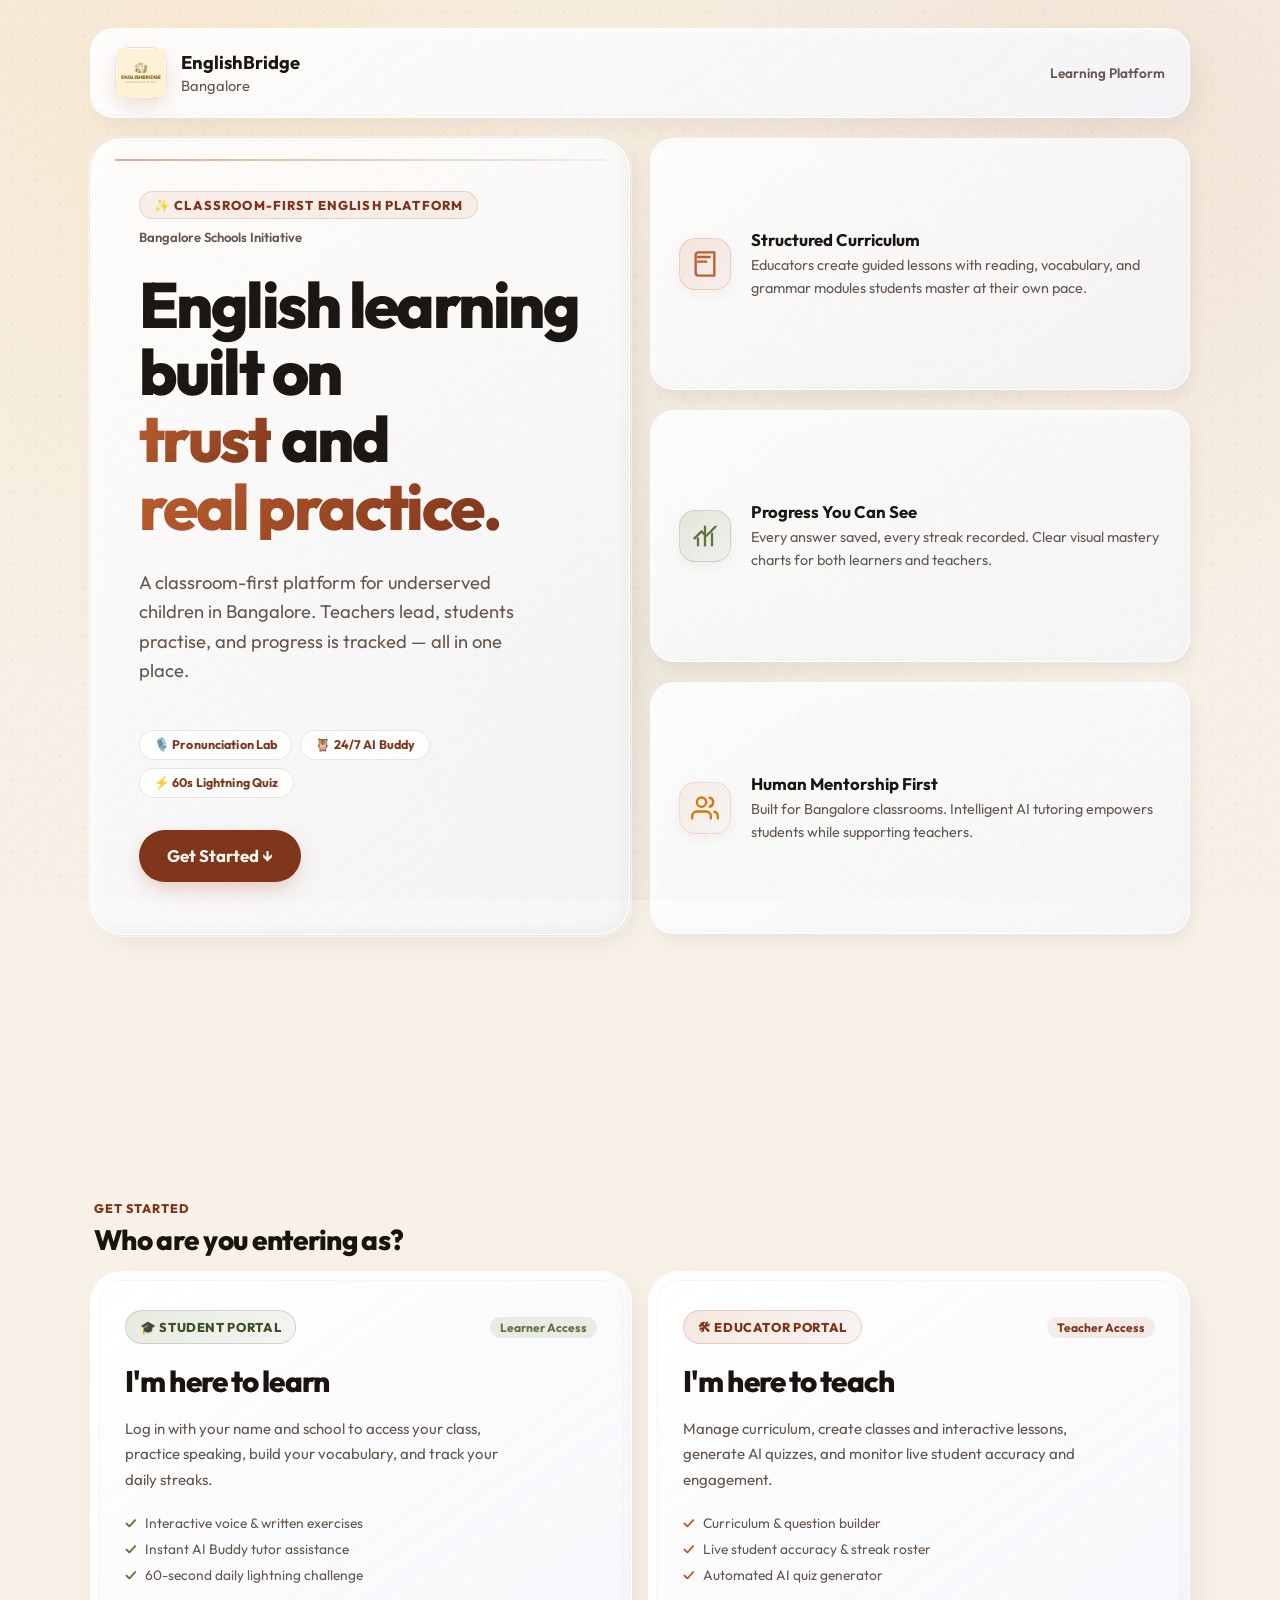
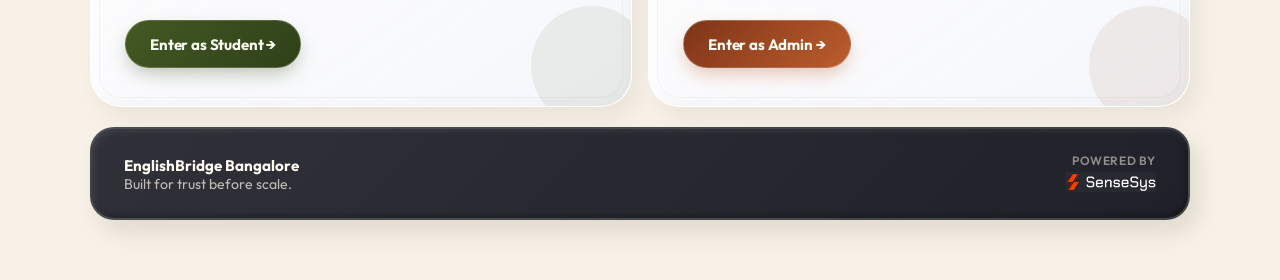
<file: index.html>
<!DOCTYPE html>
<html lang="en">
<head>
  <meta charset="UTF-8">
  <meta name="viewport" content="width=device-width, initial-scale=1.0">
  <title>Welcome | EnglishBridge</title>
  <link href="https://fonts.googleapis.com/css2?family=Outfit:wght@300;400;500;600;700;800&display=swap" rel="stylesheet">
  <link rel="stylesheet" href="platform.css">
  <style>

    .welcome-shell {
      width: min(calc(100% - 32px), 1100px);
      margin: 0 auto;
      padding: 28px 0 60px;
      display: grid;
      gap: 20px;
    }

    /* ── HEADER ── */
    .welcome-header {
      display: flex;
      align-items: center;
      justify-content: space-between;
      padding: 18px 24px;
      border-radius: 24px;
      background: linear-gradient(145deg, rgba(255, 255, 255, 0.9), rgba(245, 248, 255, 0.8));
      backdrop-filter: blur(16px);
      border: 1px solid rgba(255, 255, 255, 0.95);
      box-shadow: inset -2px -2px 6px rgba(0,0,0,0.02), 8px 12px 24px rgba(0,0,0,0.05), inset 2px 2px 6px rgba(255,255,255,0.8);
      position: sticky;
      top: 16px;
      z-index: 20;
    }

    /* ── HERO ── */
    .welcome-hero {
      display: grid;
      grid-template-columns: 1fr 1fr;
      gap: 20px;
      align-items: stretch;
    }

    .hero-left {
      padding: 52px 48px;
      border-radius: 32px;
      background: linear-gradient(145deg, rgba(255, 255, 255, 0.9), rgba(245, 247, 255, 0.7));
      border: 1px solid rgba(255, 255, 255, 0.95);
      box-shadow: inset -4px -4px 12px rgba(0, 0, 0, 0.04), 8px 8px 24px rgba(0, 0, 0, 0.06), inset 4px 4px 12px rgba(255, 255, 255, 0.8);
      position: relative;
      display: flex;
      flex-direction: column;
      justify-content: center;
      gap: 20px;
      backdrop-filter: blur(20px);
    }

    .hero-left::before {
      content: "";
      position: absolute;
      inset: -3px;
      border: 1px solid rgba(255, 255, 255, 0.5);
      border-radius: 32px;
      pointer-events: none;
    }

    .hero-left::after {
      content: "";
      position: absolute;
      left: 24px;
      right: 24px;
      top: 20px;
      height: 2px;
      border-radius: 999px;
      background: linear-gradient(90deg, rgba(188,93,45,0.5), rgba(111,124,74,0.08));
      pointer-events: none;
    }

    .welcome-eyebrow {
      font-size: 0.78rem;
      font-weight: 800;
      letter-spacing: 0.09em;
      text-transform: uppercase;
      color: var(--accent-deep);
    }

    .welcome-title {
      font-family: var(--font-family);
      font-size: clamp(2.3rem, 4.2vw, 3.5rem);
      font-weight: 800;
      letter-spacing: -0.03em;
      line-height: 1.1;
      color: var(--text);
      max-width: 15ch;
    }

    .welcome-subtitle {
      color: var(--muted);
      font-size: 1rem;
      line-height: 1.75;
      max-width: 50ch;
    }

    .hero-right {
      display: grid;
      gap: 20px;
    }

    .stat-card {
      padding: 26px 28px;
      border-radius: 24px;
      background: linear-gradient(145deg, rgba(255,255,255,0.9), rgba(245,248,255,0.7));
      backdrop-filter: blur(14px);
      -webkit-backdrop-filter: blur(14px);
      border: 1px solid rgba(255, 255, 255, 0.92);
      box-shadow: inset -2px -2px 8px rgba(0,0,0,0.03), 4px 8px 16px rgba(0,0,0,0.05), inset 2px 2px 8px rgba(255,255,255,0.9);
      display: flex;
      align-items: center;
      gap: 20px;
      transition: all 0.22s cubic-bezier(0.34, 1.56, 0.64, 1);
    }

    .stat-card:hover {
      transform: translateY(-2px);
      box-shadow: var(--shadow);
      border-color: rgba(188,93,45,0.22);
    }

    .stat-icon {
      width: 52px;
      height: 52px;
      border-radius: 16px;
      display: flex;
      align-items: center;
      justify-content: center;
      font-size: 1.5rem;
      flex-shrink: 0;
      box-shadow: 0 4px 12px rgba(80,58,40,0.06);
    }

    .stat-icon-orange { background: linear-gradient(135deg, rgba(188,93,45,0.14), rgba(188,93,45,0.06)); border: 1px solid rgba(188,93,45,0.2); }
    .stat-icon-green  { background: linear-gradient(135deg, rgba(111,124,74,0.16), rgba(111,124,74,0.07)); border: 1px solid rgba(111,124,74,0.22); }
    .stat-icon-warm   { background: linear-gradient(135deg, rgba(188,93,45,0.1), rgba(188,93,45,0.03)); border: 1px solid rgba(188,93,45,0.15); }

    .stat-text strong {
      display: block;
      font-size: 1.05rem;
      font-weight: 700;
      margin-bottom: 4px;
      color: var(--text);
    }

    .stat-text span {
      color: var(--muted);
      font-size: 0.9rem;
      line-height: 1.55;
    }

    /* ── ABOUT STRIP ── */
    .about-strip {
      display: grid;
      grid-template-columns: repeat(3, 1fr);
      gap: 18px;
    }

    .about-card {
      padding: 28px 26px;
      border-radius: 24px;
      background: linear-gradient(145deg, rgba(255,255,255,0.9), rgba(245,248,255,0.7));
      backdrop-filter: blur(14px);
      -webkit-backdrop-filter: blur(14px);
      border: 1px solid rgba(255, 255, 255, 0.92);
      box-shadow: inset -2px -2px 8px rgba(0,0,0,0.03), 4px 8px 16px rgba(0,0,0,0.05), inset 2px 2px 8px rgba(255,255,255,0.9);
      transition: all 0.22s cubic-bezier(0.34, 1.56, 0.64, 1);
    }

    .about-card:hover {
      transform: translateY(-3px);
      box-shadow: var(--shadow);
      border-color: rgba(188,93,45,0.2);
    }

    .about-card-label {
      font-size: 0.76rem;
      font-weight: 800;
      letter-spacing: 0.09em;
      text-transform: uppercase;
      color: var(--accent-deep);
      margin-bottom: 10px;
    }

    .about-card h3 {
      font-family: var(--font-family);
      font-size: 1.25rem;
      font-weight: 700;
      letter-spacing: -0.02em;
      margin-bottom: 10px;
      line-height: 1.3;
    }

    .about-card p {
      color: var(--muted);
      font-size: 0.9rem;
      line-height: 1.7;
    }

    /* ── PORTAL SECTION ── */
    .portal-section {
      display: grid;
      gap: 14px;
    }

    .portal-section-head {
      padding: 0 4px;
    }

    .portal-section-head p {
      font-size: 0.78rem;
      font-weight: 800;
      letter-spacing: 0.08em;
      text-transform: uppercase;
      color: var(--accent-deep);
      margin-bottom: 6px;
    }

    .portal-section-head h2 {
      font-family: var(--font-family);
      font-size: 1.75rem;
      font-weight: 800;
      letter-spacing: -0.025em;
      color: var(--text);
    }

    .portal-cards {
      display: grid;
      grid-template-columns: 1fr 1fr;
      gap: 16px;
    }

    .portal-card {
      padding: 38px 34px;
      border-radius: 32px;
      background: linear-gradient(145deg, rgba(255,255,255,0.95), rgba(245,248,255,0.85));
      backdrop-filter: blur(16px);
      -webkit-backdrop-filter: blur(16px);
      border: 1px solid rgba(255, 255, 255, 0.95);
      box-shadow: inset -4px -4px 12px rgba(0,0,0,0.03), 8px 12px 24px rgba(0,0,0,0.06), inset 4px 4px 12px rgba(255,255,255,0.9);
      display: flex;
      flex-direction: column;
      gap: 16px;
      position: relative;
      overflow: hidden;
      cursor: pointer;
      transition: all 0.25s cubic-bezier(0.34, 1.56, 0.64, 1);
      text-align: left;
    }

    .portal-card:hover {
      transform: translateY(-5px) scale(1.02);
      box-shadow: inset -4px -4px 12px rgba(0,0,0,0.02), 12px 20px 32px rgba(0,0,0,0.1), inset 4px 4px 12px rgba(255,255,255,1);
      border-color: #ffffff;
    }

    .portal-card::before {
      content: "";
      position: absolute;
      inset: 8px;
      border: 1px solid rgba(80,58,40,0.05);
      border-radius: 22px;
      pointer-events: none;
    }

    .portal-badge {
      display: inline-flex;
      align-items: center;
      gap: 8px;
      min-height: 34px;
      padding: 0 14px;
      border-radius: 999px;
      font-size: 0.8rem;
      font-weight: 800;
      letter-spacing: 0.05em;
      text-transform: uppercase;
      width: fit-content;
    }

    .portal-badge-student {
      background: linear-gradient(135deg, rgba(111,124,74,0.16), rgba(111,124,74,0.06));
      border: 1px solid rgba(111,124,74,0.25);
      color: #3d5220;
    }

    .portal-badge-admin {
      background: linear-gradient(135deg, rgba(188,93,45,0.14), rgba(188,93,45,0.06));
      border: 1px solid rgba(188,93,45,0.22);
      color: var(--accent-deep);
    }

    .portal-card h3 {
      font-family: var(--font-family);
      font-size: 1.85rem;
      font-weight: 800;
      letter-spacing: -0.03em;
      line-height: 1.2;
      color: var(--text);
    }

    .portal-card p {
      color: var(--muted);
      font-size: 0.94rem;
      line-height: 1.7;
      max-width: 40ch;
    }

    .portal-cta {
      display: inline-flex;
      align-items: center;
      gap: 8px;
      margin-top: 8px;
      min-height: 48px;
      padding: 0 24px;
      border-radius: 999px;
      font-family: var(--font-family);
      font-weight: 700;
      font-size: 0.94rem;
      letter-spacing: -0.01em;
      border: none;
      cursor: pointer;
      width: fit-content;
      transition: all 0.22s cubic-bezier(0.4, 0, 0.2, 1);
      box-shadow: 0 8px 20px -4px rgba(60, 36, 18, 0.15);
    }

    .portal-cta:hover {
      transform: translateY(-2px);
      box-shadow: 0 14px 28px -4px rgba(60, 36, 18, 0.25);
    }

    .portal-cta:active {
      transform: translateY(0);
    }

    .portal-cta-student {
      background: linear-gradient(135deg, #445924 0%, #2f4018 100%);
      border: 1px solid rgba(255,255,255,0.18);
      color: #f5f9ee;
      box-shadow: 0 8px 20px -4px rgba(50, 70, 20, 0.35);
    }

    .portal-cta-admin {
      background: linear-gradient(135deg, var(--accent-deep) 0%, var(--accent) 100%);
      border: 1px solid rgba(255,255,255,0.2);
      color: #fffaf2;
      box-shadow: 0 8px 20px -4px rgba(188, 93, 45, 0.4);
    }

    .portal-deco {
      position: absolute;
      bottom: -20px;
      right: -20px;
      width: 120px;
      height: 120px;
      border-radius: 50%;
      opacity: 0.08;
    }

    .portal-deco-student { background: #3d5220; }
    .portal-deco-admin   { background: var(--accent-deep); }

    /* ── FOOTER ── */
    .welcome-footer {
      padding: 24px 32px;
      border-radius: 24px;
      background: linear-gradient(135deg, rgba(40,40,50,0.96), rgba(20,20,30,0.95));
      border: 2px solid rgba(255,255,255,0.15);
      box-shadow: inset -2px -2px 6px rgba(0,0,0,0.4), 8px 12px 24px rgba(0,0,0,0.1), inset 2px 2px 6px rgba(255,255,255,0.1);
      display: flex;
      align-items: center;
      justify-content: space-between;
      gap: 20px;
    }

    .welcome-footer p {
      color: rgba(255,249,240,0.7);
      font-size: 0.88rem;
    }

    .welcome-footer strong {
      color: #fffaf2;
      font-size: 0.95rem;
    }

    /* ── RESPONSIVE ── */
    @media (max-width: 820px) {
      .welcome-hero,
      .portal-cards {
        grid-template-columns: 1fr;
      }

      .about-strip {
        grid-template-columns: 1fr;
      }

      .hero-left {
        padding: 36px 28px;
      }
    }

    @media (max-width: 500px) {
      .hero-left { padding: 28px 22px; }
      .portal-card { padding: 28px 22px; }
      .welcome-footer { flex-direction: column; align-items: flex-start; gap: 8px; }
    }

  
    .text-gradient {
      background: linear-gradient(135deg, var(--accent) 0%, var(--accent-deep) 100%);
      -webkit-background-clip: text;
      -webkit-text-fill-color: transparent;
      background-clip: text;
      color: transparent;
      display: inline-block;
    }
    
    .glow-effect {
      position: relative;
    }
    .glow-effect::after {
      content: "";
      position: absolute;
      inset: -10px;
      background: radial-gradient(circle at center, rgba(188, 93, 45, 0.15) 0%, transparent 70%);
      z-index: -1;
      border-radius: 50%;
    }

</style>
</head>
<body>

<div class="welcome-shell">

  <header class="welcome-header">
    <div style="display: flex; align-items: center; gap: 16px;">
      <div class="platform-brand" style="margin: 0;">
        <div class="platform-brand-mark" style="display:flex;align-items:center;flex-shrink:0;">
          <img src="EnglishBridgeLogo.png" alt="EnglishBridge logo" style="height:48px;width:auto;object-fit:contain;">
        </div>
        <div class="platform-brand-copy">
          <strong>EnglishBridge</strong>
          <span>Bangalore</span>
        </div>
      </div>
      </div>
    <span style="font-size:0.85rem;color:var(--muted);font-weight:600;">Learning Platform</span>
  </header>

  <div class="welcome-hero">
    <div class="hero-left">
      <div style="display:flex;align-items:center;gap:10px;flex-wrap:wrap;margin-bottom:6px;animation:pageEntrance 0.6s cubic-bezier(0.16, 1, 0.3, 1) backwards;">
        <span class="welcome-eyebrow" style="display:inline-flex;align-items:center;gap:6px;padding:5px 14px;border-radius:999px;background:rgba(188,93,45,0.08);border:1px solid rgba(188,93,45,0.2);color:var(--accent-deep);font-size:0.8rem;font-weight:800;">
          ✨ Classroom-First English Platform
        </span>
        <span style="font-size:0.82rem;color:var(--muted);font-weight:600;">Bangalore Schools Initiative</span>
      </div>

      <h1 class="welcome-title" style="font-size: clamp(2.8rem, 5vw, 4.2rem); font-weight: 800; line-height: 1.05; letter-spacing: -0.04em; margin-bottom: 8px; animation: pageEntrance 0.8s cubic-bezier(0.16, 1, 0.3, 1) backwards;">
        English learning built on <br><span class="text-gradient">trust</span> and <span class="text-gradient">real practice.</span>
      </h1>
      
      <p class="welcome-subtitle" style="font-size: 1.15rem; line-height: 1.6; color: var(--muted); margin-bottom: 24px; max-width: 90%; animation: pageEntrance 1s cubic-bezier(0.16, 1, 0.3, 1) 0.1s backwards;">
        A classroom-first platform for underserved children in Bangalore. Teachers lead, students practise, and progress is tracked — all in one place.
      </p>
      
      <div style="display:flex;gap:8px;flex-wrap:wrap;margin-bottom:12px;animation:pageEntrance 1.1s cubic-bezier(0.16, 1, 0.3, 1) 0.15s backwards;">
        <span class="pill" style="background:rgba(255,255,255,0.85);border:1px solid rgba(80,58,40,0.12);font-size:0.78rem;gap:6px;">🎙️ Pronunciation Lab</span>
        <span class="pill" style="background:rgba(255,255,255,0.85);border:1px solid rgba(80,58,40,0.12);font-size:0.78rem;gap:6px;">🦉 24/7 AI Buddy</span>
        <span class="pill" style="background:rgba(255,255,255,0.85);border:1px solid rgba(80,58,40,0.12);font-size:0.78rem;gap:6px;">⚡ 60s Lightning Quiz</span>
      </div>

      <div style="display: flex; gap: 16px; animation: pageEntrance 1.2s cubic-bezier(0.16, 1, 0.3, 1) 0.2s backwards;">
        <button onclick="document.querySelector('.portal-section').scrollIntoView({behavior: 'smooth'})" style="background: var(--accent-deep); color: #fffaf2; border: none; padding: 0 28px; min-height: 52px; border-radius: 999px; font-weight: 700; font-size: 1.05rem; cursor: pointer; box-shadow: 0 8px 24px -6px rgba(188,93,45,0.4); transition: transform 0.2s ease, box-shadow 0.2s ease;" onmouseover="this.style.transform='translateY(-2px)'; this.style.boxShadow='0 12px 28px -6px rgba(188,93,45,0.5)'" onmouseout="this.style.transform='translateY(0)'; this.style.boxShadow='0 8px 24px -6px rgba(188,93,45,0.4)'">
          Get Started ↓
        </button>
      </div>
    </div>

    <div class="hero-right">
      <div class="stat-card tilt-card" style="animation: pageEntrance 0.8s cubic-bezier(0.16, 1, 0.3, 1) 0.1s backwards;">
        <div class="stat-icon stat-icon-orange" aria-hidden="true">
          <svg width="28" height="28" viewBox="0 0 24 24" fill="none" stroke="currentColor" stroke-width="2" stroke-linecap="round" stroke-linejoin="round" style="color:var(--accent);">
            <path d="M4 19.5v-15A2.5 2.5 0 0 1 6.5 2H20v20H6.5a2.5 2.5 0 0 1-2.5-2.5Z"/>
            <path d="M6 6h10"/>
            <path d="M6 10h7"/>
          </svg>
        </div>
        <div class="stat-text">
          <strong>Structured Curriculum</strong>
          <span>Educators create guided lessons with reading, vocabulary, and grammar modules students master at their own pace.</span>
        </div>
      </div>
      <div class="stat-card tilt-card" style="animation: pageEntrance 0.8s cubic-bezier(0.16, 1, 0.3, 1) 0.25s backwards;">
        <div class="stat-icon stat-icon-green" aria-hidden="true">
          <svg width="28" height="28" viewBox="0 0 24 24" fill="none" stroke="currentColor" stroke-width="2" stroke-linecap="round" stroke-linejoin="round" style="color:var(--olive);">
            <line x1="18" y1="20" x2="18" y2="10"/>
            <line x1="12" y1="20" x2="12" y2="4"/>
            <line x1="6" y1="20" x2="6" y2="14"/>
            <path d="m3 14 6-6 4 4 8-8"/>
          </svg>
        </div>
        <div class="stat-text">
          <strong>Progress You Can See</strong>
          <span>Every answer saved, every streak recorded. Clear visual mastery charts for both learners and teachers.</span>
        </div>
      </div>
      <div class="stat-card tilt-card" style="animation: pageEntrance 0.8s cubic-bezier(0.16, 1, 0.3, 1) 0.4s backwards;">
        <div class="stat-icon stat-icon-warm" aria-hidden="true">
          <svg width="28" height="28" viewBox="0 0 24 24" fill="none" stroke="currentColor" stroke-width="2" stroke-linecap="round" stroke-linejoin="round" style="color:#d97706;">
            <path d="M17 21v-2a4 4 0 0 0-4-4H5a4 4 0 0 0-4 4v2"/>
            <circle cx="9" cy="7" r="4"/>
            <path d="M23 21v-2a4 4 0 0 0-3-3.87"/>
            <path d="M16 3.13a4 4 0 0 1 0 7.75"/>
          </svg>
        </div>
        <div class="stat-text">
          <strong>Human Mentorship First</strong>
          <span>Built for Bangalore classrooms. Intelligent AI tutoring empowers students while supporting teachers.</span>
        </div>
      </div>
    </div>
  </div>

  <div class="about-strip">
    <div class="about-card">
      <p class="about-card-label">How it works</p>
      <h3>Admins build the content</h3>
      <p>Teachers and coordinators log in as admins to create classes, add lessons, and write the questions students will answer.</p>
    </div>
    <div class="about-card">
      <p class="about-card-label">For students</p>
      <h3>Students learn and track</h3>
      <p>Students log in, pick their class, open a lesson, type their answers, and save progress. Everything is stored so they can resume anytime.</p>
    </div>
    <div class="about-card">
      <p class="about-card-label">Our approach</p>
      <h3>Simple, consistent, human</h3>
      <p>No complicated setup. No algorithms making decisions. Just clear lessons, honest progress tracking, and a teacher who shows up.</p>
    </div>
  </div>

  <div class="portal-section">
    <div class="portal-section-head">
      <p>Get Started</p>
      <h2>Who are you entering as?</h2>
    </div>

    <div class="portal-cards stagger-in">

      <div class="portal-card tilt-card" onclick="window.location.href='login.html'">
        <div style="display:flex;align-items:center;justify-content:space-between;width:100%;">
          <span class="portal-badge portal-badge-student">🎓 Student Portal</span>
          <span style="font-size:0.75rem;font-weight:700;color:var(--olive);background:rgba(96,114,61,0.12);padding:3px 10px;border-radius:999px;">Learner Access</span>
        </div>
        <h3 style="margin-top:4px;">I'm here to learn</h3>
        <p>Log in with your name and school to access your class, practice speaking, build your vocabulary, and track your daily streaks.</p>
        <ul style="list-style:none;padding:0;margin:6px 0 12px;display:grid;gap:8px;font-size:0.86rem;color:var(--muted);">
          <li style="display:flex;align-items:center;gap:8px;"><span style="color:var(--olive);font-weight:bold;">✓</span> Interactive voice & written exercises</li>
          <li style="display:flex;align-items:center;gap:8px;"><span style="color:var(--olive);font-weight:bold;">✓</span> Instant AI Buddy tutor assistance</li>
          <li style="display:flex;align-items:center;gap:8px;"><span style="color:var(--olive);font-weight:bold;">✓</span> 60-second daily lightning challenge</li>
        </ul>
        <button class="portal-cta portal-cta-student" onclick="window.location.href='login.html'">
          Enter as Student →
        </button>
        <div class="portal-deco portal-deco-student"></div>
      </div>

      <div class="portal-card tilt-card" onclick="window.location.href='admin-login.html'">
        <div style="display:flex;align-items:center;justify-content:space-between;width:100%;">
          <span class="portal-badge portal-badge-admin">🛠 Educator Portal</span>
          <span style="font-size:0.75rem;font-weight:700;color:var(--accent-deep);background:rgba(188,93,45,0.1);padding:3px 10px;border-radius:999px;">Teacher Access</span>
        </div>
        <h3 style="margin-top:4px;">I'm here to teach</h3>
        <p>Manage curriculum, create classes and interactive lessons, generate AI quizzes, and monitor live student accuracy and engagement.</p>
        <ul style="list-style:none;padding:0;margin:6px 0 12px;display:grid;gap:8px;font-size:0.86rem;color:var(--muted);">
          <li style="display:flex;align-items:center;gap:8px;"><span style="color:var(--accent);font-weight:bold;">✓</span> Curriculum & question builder</li>
          <li style="display:flex;align-items:center;gap:8px;"><span style="color:var(--accent);font-weight:bold;">✓</span> Live student accuracy & streak roster</li>
          <li style="display:flex;align-items:center;gap:8px;"><span style="color:var(--accent);font-weight:bold;">✓</span> Automated AI quiz generator</li>
        </ul>
        <button class="portal-cta portal-cta-admin" onclick="window.location.href='admin-login.html'">
          Enter as Admin →
        </button>
        <div class="portal-deco portal-deco-admin"></div>
      </div>

    </div>
  </div>

  <footer class="welcome-footer">
    <div>
      <strong>EnglishBridge Bangalore</strong>
      <p>Built for trust before scale.</p>
    </div>
    
    <div style="display: flex; flex-direction: column; align-items: flex-end; gap: 4px;">
      <span style="color: rgba(255,249,240,0.5); font-size: 0.75rem; text-transform: uppercase; letter-spacing: 0.05em; font-weight: 600;">Powered By</span>
      <img src="sensesyslogo_white.png" alt="SenseSys Logo" style="height: 20px; object-fit: contain; margin-bottom: 2px;">
    </div>

  </footer>

</div>

<script>
  // ── 3D TILT EFFECT ──
  document.addEventListener("DOMContentLoaded", () => {
    const cards = document.querySelectorAll(".tilt-card");
    cards.forEach(card => {
      card.addEventListener("mousemove", (e) => {
        const rect = card.getBoundingClientRect();
        const x = e.clientX - rect.left;
        const y = e.clientY - rect.top;
        const centerX = rect.width / 2;
        const centerY = rect.height / 2;
        const rotateX = ((y - centerY) / centerY) * -5;
        const rotateY = ((x - centerX) / centerX) * 5;
        card.style.transform = `perspective(1000px) rotateX(${rotateX}deg) rotateY(${rotateY}deg) scale3d(1.02, 1.02, 1.02)`;
      });
      card.addEventListener("mouseleave", () => {
        card.style.transform = "";
      });
    });
  });

  document.addEventListener("DOMContentLoaded", () => {
    // Check if the user is already signed in by looking for a token
    const token = localStorage.getItem("token"); 
    
    if (token) {
      // If a token is found, redirect straight to the main app page
      window.location.href = "platform.html";
    }
  });
</script>

</body>
</html>
</file>
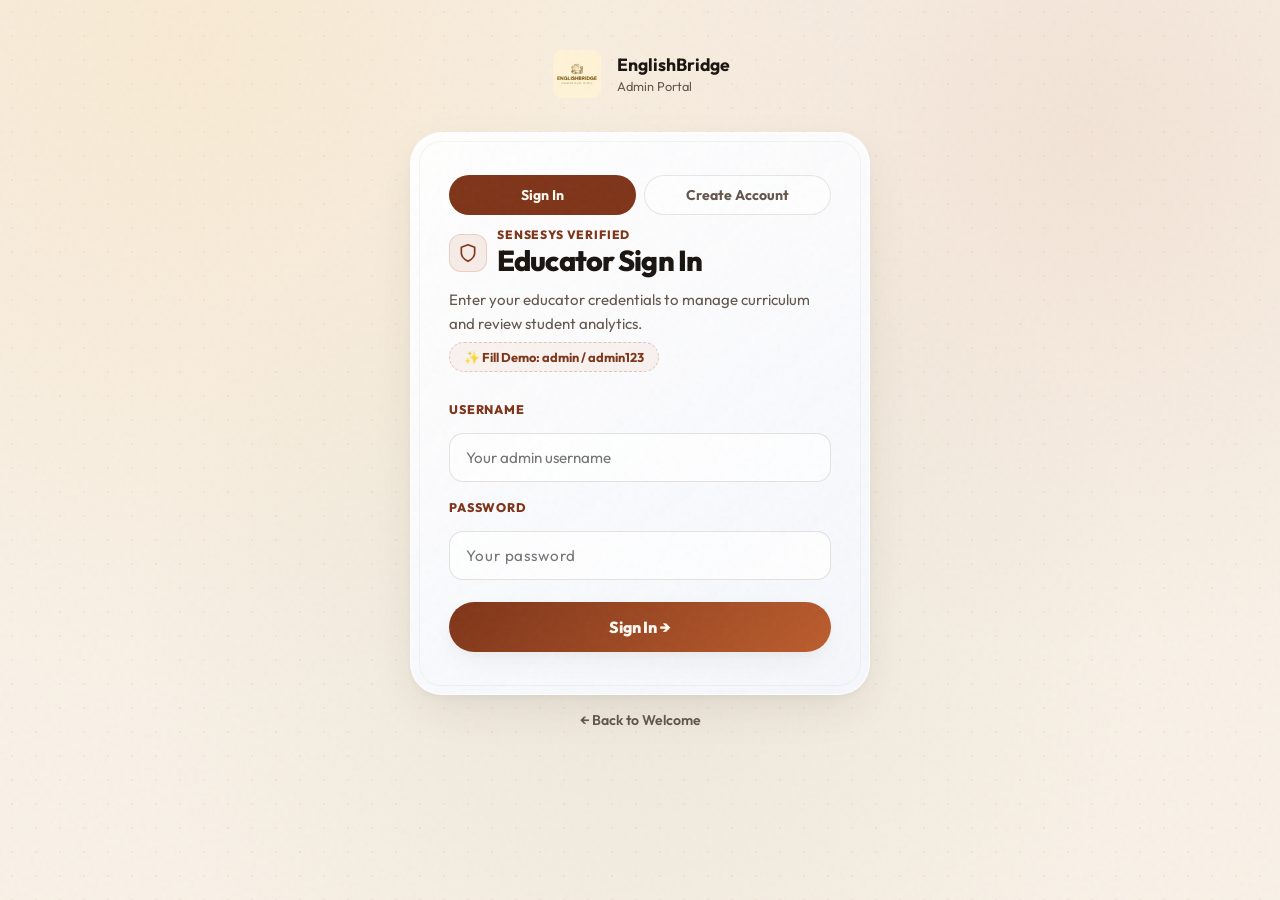
<file: admin-login.html>
<!DOCTYPE html>
<html lang="en">
<head>
  <meta charset="UTF-8">
  <meta name="viewport" content="width=device-width, initial-scale=1.0">
  <title>Admin Login | EnglishBridge</title>
  <link rel="preconnect" href="https://fonts.googleapis.com">
  <link rel="preconnect" href="https://fonts.gstatic.com" crossorigin>
  <link href="https://fonts.googleapis.com/css2?family=Outfit:wght@300;400;500;600;700;800&display=swap" rel="stylesheet">  <link rel="stylesheet" href="platform.css">
  <style>
    .auth-shell {
      width: min(calc(100% - 32px), 460px);
      margin: 0 auto;
      padding: 48px 0 60px;
      display: grid;
      gap: 16px;
    }

    .auth-brand {
      display: flex;
      align-items: center;
      gap: 14px;
      justify-content: center;
      margin-bottom: 8px;
    }

    .auth-card {
      padding: 42px 38px;
      border-radius: 32px;
      background: linear-gradient(145deg, rgba(255,255,255,0.96), rgba(245,248,255,0.9));
      backdrop-filter: blur(20px);
      -webkit-backdrop-filter: blur(20px);
      border: 1px solid rgba(255, 255, 255, 0.95);
      box-shadow: 0 16px 48px -8px rgba(60, 36, 18, 0.1), 0 4px 12px -2px rgba(60, 36, 18, 0.05), inset 0 1px 0 rgba(255, 255, 255, 0.95);
      position: relative;
    }

    .auth-card::before {
      content: "";
      position: absolute;
      inset: 8px;
      border: 1px solid rgba(80,58,40,0.05);
      border-radius: 22px;
      pointer-events: none;
    }

    .auth-card h2 {
      font-family: var(--font-family);
      font-weight: 800;
      letter-spacing: -0.03em;
      font-size: 2rem;
      margin-bottom: 6px;
      color: var(--text);
    }

    .auth-subtitle {
      color: var(--muted);
      font-size: 0.94rem;
      line-height: 1.6;
      margin-bottom: 6px;
    }

    .form-label {
      display: block;
      font-size: 0.78rem;
      font-weight: 800;
      letter-spacing: 0.07em;
      text-transform: uppercase;
      color: var(--accent-deep);
      margin: 18px 0 4px;
    }

    .auth-btn {
      width: 100%;
      margin-top: 22px;
      min-height: 50px;
      border-radius: 999px;
      border: none;
      background: linear-gradient(135deg, var(--accent-deep) 0%, var(--accent) 100%);
      color: #fffaf2;
      font-family: var(--font-family);
      font-weight: 800;
      font-size: 1rem;
      letter-spacing: -0.01em;
      cursor: pointer;
      box-shadow: var(--shadow-soft);
      transition: all 0.2s cubic-bezier(0.4, 0, 0.2, 1);
    }

    .auth-btn:hover {
      transform: translateY(-2px);
      box-shadow: var(--shadow);
    }

    .auth-btn:active {
      transform: translateY(0);
    }

    .auth-btn:focus-visible {
      outline: none;
      box-shadow: 0 0 0 3.5px rgba(188, 93, 45, 0.3), var(--shadow-soft);
    }

    .auth-toggle {
      display: block;
      text-align: center;
      margin-top: 18px;
      color: var(--muted);
      font-size: 0.9rem;
    }

    .auth-toggle button {
      background: none;
      border: none;
      color: var(--accent-deep);
      font-weight: 700;
      cursor: pointer;
      font-size: 0.9rem;
      padding: 0;
    }

    .auth-toggle button:hover {
      text-decoration: underline;
    }

    .error-msg {
      margin-top: 12px;
      padding: 12px 14px;
      border-radius: 12px;
      background: rgba(188,93,45,0.1);
      border: 1px solid rgba(188,93,45,0.2);
      color: var(--accent-deep);
      font-size: 0.9rem;
      font-weight: 600;
      display: none;
    }

    .error-msg.show {
      display: block;
    }

    .success-msg {
      margin-top: 12px;
      padding: 12px 14px;
      border-radius: 12px;
      background: rgba(111,124,74,0.1);
      border: 1px solid rgba(111,124,74,0.2);
      color: #3d5220;
      font-size: 0.9rem;
      font-weight: 600;
      display: none;
    }

    .success-msg.show {
      display: block;
    }

    .mode-tab {
      display: flex;
      gap: 8px;
      margin-bottom: 6px;
    }

    .mode-tab-btn {
      flex: 1;
      min-height: 40px;
      border-radius: 999px;
      border: 1px solid rgba(80,58,40,0.12);
      background: rgba(255,255,255,0.5);
      color: var(--muted);
      font-weight: 700;
      font-size: 0.88rem;
      cursor: pointer;
      transition: all 0.15s ease;
    }

    .mode-tab-btn.active {
      background: var(--accent-deep);
      color: #fffaf2;
      border-color: transparent;
    }

    .back-link {
      display: flex;
      align-items: center;
      justify-content: center;
      gap: 6px;
      color: var(--muted);
      font-size: 0.88rem;
      font-weight: 600;
      cursor: pointer;
      background: none;
      border: none;
      padding: 0;
    }

    .back-link:hover { color: var(--text); }

    input[type="password"] { letter-spacing: 0.06em; }
  </style>
</head>
<body>

<div class="auth-shell">

  <div class="auth-brand">
    <div class="auth-brand">
    <div style="display: flex; align-items: center; gap: 16px;">
      <div class="platform-brand" style="margin: 0;">
        <div class="platform-brand-mark" style="overflow:hidden;background:transparent;border:none;box-shadow:none;padding:2px;">
          <img src="EnglishBridgeLogo.png" alt="EnglishBridge logo" style="width:100%;height:100%;object-fit:contain;">
        </div>
        <div class="platform-brand-copy" style="text-align:left; display:flex; flex-direction:column; justify-content: center;">
          <strong style="color:var(--text); font-size:1.1rem; line-height:1.2;">EnglishBridge</strong>
          <span style="color:var(--muted); font-size:0.8rem;">Admin Portal</span>
        </div>
      </div>
      <!-- Divider -->
      </div>
  </div>
  </div>

  <div class="auth-card">

    <div class="mode-tab">
      <button class="mode-tab-btn active" id="tabLogin" onclick="switchTab('login')">Sign In</button>
      <button class="mode-tab-btn" id="tabRegister" onclick="switchTab('register')">Create Account</button>
    </div>

    <!-- LOGIN MODE -->
    <div id="loginForm">
      <div style="display:flex;align-items:center;gap:10px;margin: 12px 0 10px;">
        <div style="width:38px;height:38px;border-radius:12px;background:rgba(188,93,45,0.1);border:1px solid rgba(188,93,45,0.2);display:flex;align-items:center;justify-content:center;color:var(--accent-deep);flex-shrink:0;">
          <svg width="20" height="20" viewBox="0 0 24 24" fill="none" stroke="currentColor" stroke-width="2" stroke-linecap="round" stroke-linejoin="round">
            <path d="M12 22s8-4 8-10V5l-8-3-8 3v7c0 6 8 10 8 10z"/>
          </svg>
        </div>
        <div>
          <span style="font-size:0.75rem;font-weight:800;letter-spacing:0.07em;text-transform:uppercase;color:var(--accent-deep);display:block;">SenseSys Verified</span>
          <h2 style="font-size:1.8rem;margin:0;">Educator Sign In</h2>
        </div>
      </div>
      <p class="auth-subtitle">Enter your educator credentials to manage curriculum and review student analytics.</p>

      <button type="button" onclick="fillDemoAdmin()" style="background: rgba(188,93,45,0.06); border: 1px dashed rgba(188,93,45,0.3); color: var(--accent-deep); padding: 6px 14px; border-radius: 999px; font-size: 0.8rem; font-weight: 700; cursor: pointer; margin-bottom: 12px; display: inline-flex; align-items: center; gap: 6px; transition: all 0.2s;" onmouseover="this.style.background='rgba(188,93,45,0.12)'" onmouseout="this.style.background='rgba(188,93,45,0.06)'">
        ✨ Fill Demo: admin / admin123
      </button>

      <label class="form-label" for="loginUser">Username</label>
      <input id="loginUser" type="text" placeholder="Your admin username" autocomplete="username">

      <label class="form-label" for="loginPass">Password</label>
      <input id="loginPass" type="password" placeholder="Your password" autocomplete="current-password">

      <div class="error-msg" id="loginError"></div>

      <button class="auth-btn" onclick="doLogin()">Sign In →</button>
    </div>

    <!-- REGISTER MODE -->
    <div id="registerForm" style="display:none;">
      <h2>Create Admin Account</h2>
      <p class="auth-subtitle">Set up a new admin account. You can create multiple accounts for different teachers.</p>

      <label class="form-label" for="regUser">Username</label>
      <input id="regUser" type="text" placeholder="Choose a username" autocomplete="username">

      <label class="form-label" for="regPass">Password</label>
      <input id="regPass" type="password" placeholder="Choose a password" autocomplete="new-password">

      <label class="form-label" for="regPassConfirm">Confirm Password</label>
      <input id="regPassConfirm" type="password" placeholder="Repeat your password" autocomplete="new-password">

      <div class="error-msg" id="registerError"></div>
      <div class="success-msg" id="registerSuccess"></div>

      <button class="auth-btn" onclick="doRegister()">Create Account →</button>
    </div>

  </div>

  <button class="back-link" onclick="window.location.href='index.html'">← Back to Welcome</button>

</div>

<script src="Api.js"></script>
<script>
function switchTab(mode) {
  const isLogin = mode === "login";
  document.getElementById("loginForm").style.display    = isLogin ? "" : "none";
  document.getElementById("registerForm").style.display = isLogin ? "none" : "";
  document.getElementById("tabLogin").classList.toggle("active", isLogin);
  document.getElementById("tabRegister").classList.toggle("active", !isLogin);
  clearErrors();
}

function clearErrors() {
  ["loginError","registerError","registerSuccess"].forEach(id => {
    const el = document.getElementById(id);
    if (el) { el.classList.remove("show"); el.textContent = ""; }
  });
}

function showError(id, msg)   { const el = document.getElementById(id); if (el) { el.textContent = msg; el.classList.add("show"); } }
function showSuccess(id, msg) { const el = document.getElementById(id); if (el) { el.textContent = msg; el.classList.add("show"); } }

function fillDemoAdmin() {
  document.getElementById("loginUser").value = "admin";
  document.getElementById("loginPass").value = "admin123";
}

async function doLogin() {
  const username = document.getElementById("loginUser").value.trim();
  const password = document.getElementById("loginPass").value;
  if (!username || !password) { showError("loginError", "Please enter your username and password."); return; }
  const btn = document.querySelector("#loginForm .auth-btn");
  if (btn) { btn.textContent = "Signing in…"; btn.disabled = true; }
  try {
    await Auth.login(username, password);
    window.location.href = "admin.html";
  } catch (err) {
    showError("loginError", err.message || "Incorrect username or password.");
    if (btn) { btn.textContent = "Sign In →"; btn.disabled = false; }
  }
}

async function doRegister() {
  const username = document.getElementById("regUser").value.trim();
  const password = document.getElementById("regPass").value;
  const confirm  = document.getElementById("regPassConfirm").value;
  if (!username || !password) { showError("registerError", "Please fill in all fields."); return; }
  if (username.length < 3)    { showError("registerError", "Username must be at least 3 characters."); return; }
  if (password.length < 6)    { showError("registerError", "Password must be at least 6 characters."); return; }
  if (password !== confirm)   { showError("registerError", "Passwords do not match."); return; }
  const btn = document.querySelector("#registerForm .auth-btn");
  if (btn) { btn.textContent = "Creating…"; btn.disabled = true; }
  try {
    await Auth.register(username, password);
    document.getElementById("regUser").value = "";
    document.getElementById("regPass").value = "";
    document.getElementById("regPassConfirm").value = "";
    showSuccess("registerSuccess", `✓ Account "${username}" created! You can now sign in.`);
    if (btn) { btn.textContent = "Create Account →"; btn.disabled = false; }
  } catch (err) {
    showError("registerError", err.message || "Could not create account.");
    if (btn) { btn.textContent = "Create Account →"; btn.disabled = false; }
  }
}

document.addEventListener("keydown", e => {
  if (e.key !== "Enter") return;
  const loginVisible = document.getElementById("loginForm").style.display !== "none";
  if (loginVisible) doLogin(); else doRegister();
});
</script>
</body>
</html>
</file>
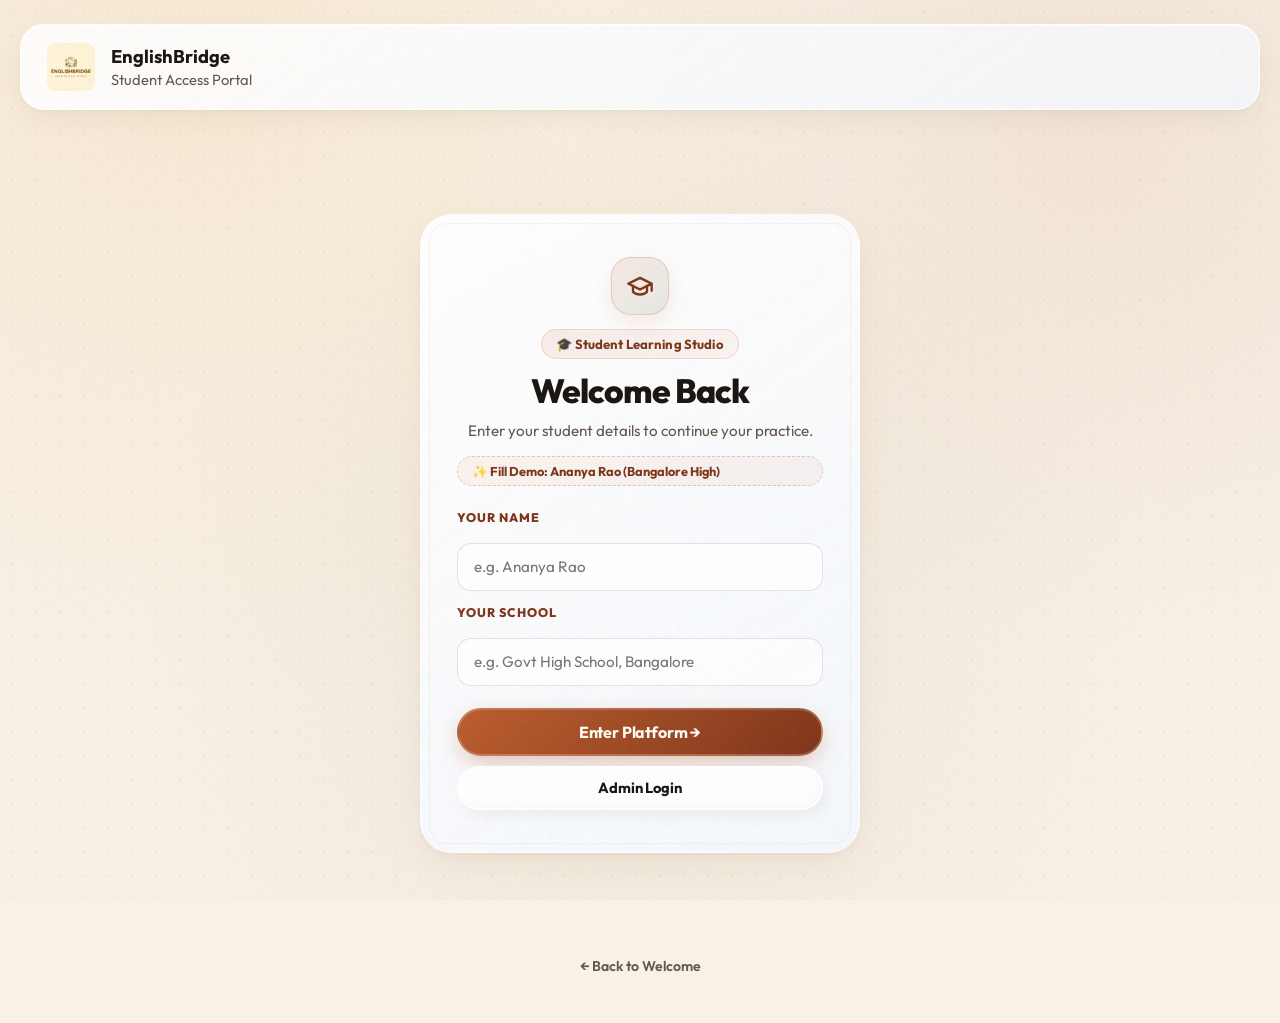
<file: login.html>
<!DOCTYPE html>
<html lang="en">
<head>
  <meta charset="UTF-8">
  <meta name="viewport" content="width=device-width, initial-scale=1.0">
  <title>EnglishBridge Login</title>

  <!-- SAME FONTS -->
  <link rel="preconnect" href="https://fonts.googleapis.com">
  <link rel="preconnect" href="https://fonts.gstatic.com" crossorigin>
  <link href="https://fonts.googleapis.com/css2?family=Outfit:wght@300;400;500;600;700;800&display=swap" rel="stylesheet">

  <link rel="stylesheet" href="platform.css">
</head>
<body>

<div class="platform-shell">

  <!-- HEADER -->
  <header class="platform-header">
    <div style="display: flex; align-items: center; gap: 16px;">
      <div class="platform-brand" style="margin: 0;">
        <div class="platform-brand-mark" style="overflow:hidden;background:transparent;border:none;box-shadow:none;padding:2px;">
          <img src="EnglishBridgeLogo.png" alt="EnglishBridge logo" style="width:100%;height:100%;object-fit:contain;">
        </div>
        <div class="platform-brand-copy">
          <strong>EnglishBridge</strong>
          <span>Student Access Portal</span>
        </div>
      </div>
      <!-- Divider -->
      </div>
  </header>

  <!-- LOGIN PANEL -->
  <main class="platform-main" style="grid-template-columns:1fr; min-height: 70vh; display: flex; flex-direction: column; align-items: center; justify-content: center; gap: 24px;">
    <section class="workspace-panel login-container" style="max-width: 440px; width: 100%; padding: 42px 36px; border-radius: 32px; background: linear-gradient(145deg, rgba(255,255,255,0.96), rgba(245,248,255,0.9)); backdrop-filter: blur(20px); -webkit-backdrop-filter: blur(20px); border: 1px solid rgba(255, 255, 255, 0.95); box-shadow: 0 16px 48px -8px rgba(60, 36, 18, 0.1), 0 4px 12px -2px rgba(60, 36, 18, 0.05), inset 0 1px 0 rgba(255, 255, 255, 0.95);">

      <div style="text-align: center; margin-bottom: 24px;">
        <div style="width: 58px; height: 58px; border-radius: 20px; background: linear-gradient(135deg, rgba(188, 93, 45, 0.12), rgba(96, 114, 61, 0.14)); border: 1px solid rgba(188, 93, 45, 0.22); display: flex; align-items: center; justify-content: center; margin: 0 auto 14px; box-shadow: 0 6px 18px rgba(188, 93, 45, 0.12);">
          <svg width="28" height="28" viewBox="0 0 24 24" fill="none" stroke="currentColor" stroke-width="2" stroke-linecap="round" stroke-linejoin="round" style="color:var(--accent-deep);">
            <path d="M22 10v6M2 10l10-5 10 5-10 5z"/>
            <path d="M6 12v5c3 3 9 3 12 0v-5"/>
          </svg>
        </div>
        <span class="pill" style="margin-bottom: 10px;">🎓 Student Learning Studio</span>
        <h2 style="font-family: var(--font-family); font-size: 2.1rem; font-weight: 800; letter-spacing: -0.03em; margin-bottom: 6px;">Welcome Back</h2>
        <p class="sidebar-copy" style="margin: 0; font-size: 0.95rem;">Enter your student details to continue your practice.</p>
        <button type="button" onclick="fillDemoStudent()" style="background: rgba(188,93,45,0.06); border: 1px dashed rgba(188,93,45,0.3); color: var(--accent-deep); padding: 6px 14px; border-radius: 999px; font-size: 0.8rem; font-weight: 700; cursor: pointer; margin-top: 12px; display: inline-flex; align-items: center; gap: 6px; transition: all 0.2s;" onmouseover="this.style.background='rgba(188,93,45,0.12)'" onmouseout="this.style.background='rgba(188,93,45,0.06)'">
          ✨ Fill Demo: Ananya Rao (Bangalore High)
        </button>
      </div>

      <div style="display: grid; gap: 14px; margin-bottom: 6px;">
        <div>
          <label style="display: block; font-size: 0.78rem; font-weight: 800; letter-spacing: 0.08em; text-transform: uppercase; color: var(--accent-deep); margin-bottom: 6px;">Your Name</label>
          <input id="name" placeholder="e.g. Ananya Rao" autocomplete="name" style="width: 100%; min-height: 48px; border-radius: 14px; padding: 0 16px;">
        </div>
        <div>
          <label style="display: block; font-size: 0.78rem; font-weight: 800; letter-spacing: 0.08em; text-transform: uppercase; color: var(--accent-deep); margin-bottom: 6px;">Your School</label>
          <input id="school" placeholder="e.g. Govt High School, Bangalore" autocomplete="organization" style="width: 100%; min-height: 48px; border-radius: 14px; padding: 0 16px;">
        </div>
      </div>

      <div id="errorMsg" style="display:none;margin:12px 0;padding:12px 16px;border-radius:14px;background:rgba(220,38,38,0.08);border:1px solid rgba(220,38,38,0.25);color:#b91c1c;font-size:0.88rem;font-weight:600;text-align:center;">
        Please enter both your name and school.
      </div>

      <button class="primary-action" style="margin-top:16px; width: 100%; min-height: 48px; font-size: 1rem;" onclick="login()">Enter Platform →</button>
      <button class="secondary-action" style="margin-top:10px; width: 100%; min-height: 44px; font-size: 0.92rem;" onclick="goAdmin()">Admin Login</button>

    </section>
    <button onclick="window.location.href='index.html'" style="display:flex;align-items:center;justify-content:center;gap:6px;color:var(--muted);text-decoration:none;font-size:0.88rem;font-family:var(--font-family);font-weight:600;cursor:pointer;background:none;border:none;padding:0;transition:color 0.2s;" onmouseover="this.style.color='var(--text)'" onmouseout="this.style.color='var(--muted)'">← Back to Welcome</button>
  </main>
  


</div>

<script src="Api.js"></script>
<script>
async function login() {
  const name   = document.getElementById("name").value.trim();
  const school = document.getElementById("school").value.trim();
  const errEl  = document.getElementById("errorMsg");

  if (!name || !school) {
    errEl.textContent = "Please enter both your name and school.";
    errEl.style.display = "block";
    return;
  }
  errEl.style.display = "none";

  const btn = document.querySelector(".primary-action");
  if (btn) { btn.textContent = "Signing in…"; btn.disabled = true; }

  try {
    await Students.login(name, school);
    window.location.href = "platform.html";
  } catch (err) {
    errEl.textContent = "Could not connect to server. Make sure the backend is running.";
    errEl.style.display = "block";
    if (btn) { btn.textContent = "Enter Platform"; btn.disabled = false; }
  }
}
function fillDemoStudent() {
  document.getElementById("name").value = "Ananya Rao";
  document.getElementById("school").value = "Bangalore High School";
}
function goAdmin() { window.location.href = "admin-login.html"; }
document.addEventListener("keydown", e => { if (e.key === "Enter") login(); });
</script>
</body>
</html>
</file>
<file: platform.css>
@import url("https://fonts.googleapis.com/css2?family=Outfit:wght@300;400;500;600;700;800;900&display=swap");

:root {
  --font-family: "Outfit", -apple-system, BlinkMacSystemFont, "Segoe UI", Roboto, sans-serif;
  --bg: #f8f1e7;
  --surface: rgba(255, 252, 247, 0.82);
  --surface-strong: #fffdfa;
  --surface-dark: rgba(36, 26, 20, 0.96);
  --surface-glass: rgba(255, 255, 255, 0.72);
  --text: #191410;
  --muted: #64564c;
  --line: rgba(80, 58, 40, 0.08);
  --line-strong: rgba(80, 58, 40, 0.14);
  --accent: #bc5d2d;
  --accent-hover: #a1481e;
  --accent-deep: #7e3418;
  --accent-soft: rgba(188, 93, 45, 0.08);
  --olive: #60723d;
  --olive-deep: #435227;
  --shadow: 0 20px 48px -10px rgba(60, 36, 18, 0.12), 0 8px 20px -6px rgba(60, 36, 18, 0.06);
  --shadow-soft: 0 10px 28px -6px rgba(60, 36, 18, 0.07), 0 4px 10px -2px rgba(60, 36, 18, 0.03);
  --shadow-hover: 0 28px 60px -8px rgba(60, 36, 18, 0.16), 0 14px 28px -4px rgba(60, 36, 18, 0.08);
  --shadow-glass: inset 0 1px 0 0 rgba(255, 255, 255, 0.9), 0 12px 36px rgba(75, 48, 26, 0.08);
  --radius-xl: 32px;
  --radius-lg: 24px;
  --radius-md: 18px;
  --radius-sm: 12px;
  --max-width: 1380px;
}

* {
  box-sizing: border-box;
}

html {
  scroll-behavior: smooth;
}

body {
  margin: 0;
  min-width: 320px;
  font-family: var(--font-family);
  font-feature-settings: "cv02", "cv03", "cv04", "cv11";
  color: var(--text);
  -webkit-font-smoothing: antialiased;
  -moz-osx-font-smoothing: grayscale;
  background-color: var(--bg);
  background-image: 
    radial-gradient(1100px circle at 15% 5%, rgba(245, 158, 11, 0.09) 0%, transparent 60%),
    radial-gradient(950px circle at 85% 15%, rgba(188, 93, 45, 0.09) 0%, transparent 55%),
    radial-gradient(850px circle at 50% 70%, rgba(96, 114, 61, 0.07) 0%, transparent 60%),
    radial-gradient(rgba(188, 93, 45, 0.08) 1px, transparent 1px);
  background-size: 100% 100%, 100% 100%, 100% 100%, 24px 24px;
  background-attachment: fixed;
  color: var(--text);
  min-height: 100vh;
  display: flex;
  flex-direction: column;
}

button {
  cursor: pointer;
}

button,
input,
select,
textarea {
  font-family: inherit;
  font-size: inherit;
}


h1,
h2,
h3,
h4,
h5,
h6,
p {
  margin: 0;
}

h1,
h2,
h3,
h4,
h5,
h6 {
  font-family: var(--font-family);
  font-weight: 700;
  letter-spacing: -0.025em;
  color: var(--text);
}

.platform-shell {
  width: min(calc(100% - 40px), var(--max-width));
  margin: 0 auto;
  padding: 24px 0 48px;
}

.platform-header,
.sidebar-panel,
.hero-band,
.workspace-panel,
.module-card,
.site-note {
  border: 1px solid rgba(255, 255, 255, 0.85);
  box-shadow: var(--shadow-glass);
}

.platform-header {
  position: sticky;
  top: 16px;
  z-index: 20;
  display: flex;
  align-items: center;
  justify-content: space-between;
  gap: 20px;
  padding: 16px 24px;
  border-radius: var(--radius-lg);
  background: linear-gradient(145deg, rgba(255, 255, 255, 0.9), rgba(245, 248, 255, 0.8));
  backdrop-filter: blur(20px);
  -webkit-backdrop-filter: blur(20px);
  border: 1px solid rgba(255, 255, 255, 0.95);
  box-shadow: inset -2px -2px 6px rgba(0,0,0,0.02), 8px 12px 24px rgba(0,0,0,0.05), inset 2px 2px 6px rgba(255,255,255,0.8);
  transition: all 0.25s ease;
box-shadow: 0 10px 28px -4px rgba(60, 36, 18, 0.07), 0 2px 6px -1px rgba(60, 36, 18, 0.04), inset 0 1px 0 rgba(255, 255, 255, 0.95);}

.platform-brand {
  display: flex;
  align-items: center;
  gap: 14px;
}

.platform-brand-mark {
  display: inline-flex;
  align-items: center;
  justify-content: center;
  width: 52px;
  height: 52px;
  border-radius: 16px;
  background: linear-gradient(145deg, #ffffff, #fdf5eb);
  border: 1px solid rgba(188, 93, 45, 0.18);
  color: #fffaf3;
  font-weight: 800;
  box-shadow:
    inset 0 1px 0 rgba(255, 255, 255, 0.9),
    0 8px 18px rgba(126, 52, 24, 0.12);
  transition: transform 0.2s ease;
}

.platform-brand-mark:hover {
  transform: scale(1.04);
}

.platform-brand-copy {
  display: flex;
  flex-direction: column;
  gap: 2px;
}

.platform-brand-copy strong {
  font-size: 1.15rem;
}

.platform-brand-copy span {
  color: var(--muted);
  font-size: 0.92rem;
}

.platform-header-actions {
  display: flex;
  align-items: center;
  gap: 12px;
}

.header-chip {
  min-height: 44px;
  padding: 0 16px;
  border-radius: 999px;
  border: 1px solid rgba(80, 58, 40, 0.12);
  background: rgba(255, 255, 255, 0.56);
  color: var(--text);
}

.header-chip-strong {
  background: var(--text);
  color: #fffaf2;
}

.platform-main {
  display: grid;
  grid-template-columns: minmax(280px, 320px) minmax(0, 1fr);
  gap: 24px;
  padding-top: 24px;
}

.platform-sidebar {
  display: grid;
  gap: 18px;
  align-content: start;
}

.sidebar-panel,
.hero-band,
.workspace-panel {
  border-radius: var(--radius-lg);
  background: linear-gradient(145deg, rgba(255, 255, 255, 0.94), rgba(245, 248, 255, 0.88));
  backdrop-filter: blur(16px);
  -webkit-backdrop-filter: blur(16px);
  padding: 24px;
  position: relative;
  border: 1px solid rgba(255, 255, 255, 0.95);
  box-shadow: 0 10px 28px -4px rgba(60, 36, 18, 0.07), 0 2px 6px -1px rgba(60, 36, 18, 0.04), inset 0 1px 0 rgba(255, 255, 255, 0.95);
}

.sidebar-panel::before,
.hero-band::before,
.workspace-panel::before {
  content: "";
  position: absolute;
  inset: 8px;
  border: 1px solid rgba(80, 58, 40, 0.05);
  border-radius: calc(var(--radius-lg) - 6px);
  pointer-events: none;
}

.panel-label {
  color: var(--accent-deep);
  font-size: 0.76rem;
  font-weight: 800;
  letter-spacing: 0.09em;
  text-transform: uppercase;
}

.sidebar-title {
  margin-top: 12px;
  font-size: clamp(2rem, 4vw, 3rem);
  line-height: 1.05;
}

.sidebar-copy {
  margin-top: 14px;
  color: var(--muted);
  line-height: 1.7;
}

.panel-head,
.section-head {
  display: flex;
  align-items: start;
  justify-content: space-between;
  gap: 16px;
}

.pill,
.status-badge {
  display: inline-flex;
  align-items: center;
  justify-content: center;
  min-height: 32px;
  padding: 0 14px;
  border-radius: 999px;
  background: linear-gradient(135deg, rgba(188, 93, 45, 0.1), rgba(188, 93, 45, 0.05));
  border: 1px solid rgba(188, 93, 45, 0.18);
  color: var(--accent-deep);
  font-size: 0.84rem;
  font-weight: 700;
  letter-spacing: 0.01em;
}

/* fixed class-list overlap */
.progress-grid,
.module-grid,
.question-stack {
  display: grid;
  gap: 12px;
}
.question-stack {
  max-height: 400px;
  overflow-y: auto;
  padding-right: 8px;
}

.class-list {
  margin-top: 16px;
}

.class-button {
  -webkit-appearance: none;
  appearance: none;
  margin: 0;
  width: 100%;
  display: flex;
  flex-direction: column;
  align-items: flex-start;
  gap: 4px;
  width: 100%;
  padding: 16px 18px;
  border-radius: var(--radius-md);
  border: 2px solid #ffffff;
  background: linear-gradient(145deg, rgba(255, 255, 255, 0.9), rgba(245, 248, 255, 0.7));
  backdrop-filter: blur(8px);
  -webkit-backdrop-filter: blur(8px);
  text-align: left;
  cursor: pointer;
  box-shadow: inset -2px -2px 6px rgba(0,0,0,0.02), 2px 4px 10px rgba(0,0,0,0.04), inset 2px 2px 6px rgba(255,255,255,0.8);
  transition: all 0.2s cubic-bezier(0.34, 1.56, 0.64, 1);
}

.class-button:hover {
  transform: translateY(-2px);
  background: #ffffff;
  border-color: #ffffff;
  box-shadow: inset -2px -2px 8px rgba(0,0,0,0.02), 6px 10px 16px rgba(0,0,0,0.06), inset 2px 2px 8px rgba(255,255,255,1);
}

.class-button strong {
  font-size: 1rem;
  font-weight: 700;
  color: var(--text);
}

.class-button span {
  color: var(--muted);
  font-size: 0.88rem;
}

.class-button.is-active {
  background: #ffffff;
  border-color: var(--accent);
  box-shadow: 0 0 0 2px rgba(188, 93, 45, 0.2), inset 2px 2px 8px rgba(0,0,0,0.04), inset -2px -2px 8px rgba(255,255,255,0.8);
  transform: translateY(-2px);
}

.progress-panel {
  gap: 14px;
}

.progress-bar {
  width: 100%;
  height: 12px;
  border-radius: 999px;
  background: rgba(80, 58, 40, 0.08);
  overflow: hidden;
  margin-top: 14px;
}

.progress-fill {
  width: 0;
  height: 100%;
  border-radius: 999px;
  background: linear-gradient(90deg, var(--accent), #d68b46);
  transition: width 220ms ease;
}

.progress-grid {
  margin-top: 14px;
  grid-template-columns: repeat(2, minmax(0, 1fr));
}

.progress-item {
  padding: 14px;
  border-radius: 16px;
  background: rgba(255, 255, 255, 0.56);
  border: 1px solid rgba(80, 58, 40, 0.08);
}

.progress-item strong {
  display: block;
  margin-bottom: 4px;
  font-size: 1rem;
}

.progress-item span {
  color: var(--muted);
  font-size: 0.88rem;
}

.platform-content {
  display: grid;
  gap: 24px;
}

.hero-band {
  display: flex;
  align-items: end;
  justify-content: space-between;
  gap: 24px;
}

.hero-band h2 {
  margin-top: 10px;
  font-size: clamp(2rem, 4vw, 3rem);
  line-height: 1;
}

.hero-band p:last-child,
#classSummary {
  margin-top: 12px;
  max-width: 62ch;
  color: var(--muted);
  line-height: 1.75;
}

.hero-band-stats {
  display: grid;
  grid-template-columns: repeat(3, minmax(110px, 1fr));
  gap: 12px;
  min-width: min(100%, 380px);
}

.hero-band-stats div {
  padding: 16px;
  border-radius: 18px;
  background: rgba(255, 255, 255, 0.6);
  border: 1px solid rgba(80, 58, 40, 0.1);
}

.hero-band-stats span {
  display: block;
  margin-bottom: 8px;
  color: var(--muted);
  font-size: 0.84rem;
}

.hero-band-stats strong {
  font-size: 1.1rem;
}

.content-section {
  display: grid;
  gap: 16px;
}

.section-head h3 {
  margin-top: 6px;
  font-size: 1.45rem;
}

.text-button {
  padding: 0;
  border: 0;
  background: transparent;
  color: var(--accent-deep);
  font-weight: 700;
}

.module-grid {
  grid-template-columns: repeat(2, minmax(0, 1fr));
}

.module-card {
  -webkit-appearance: none;
  appearance: none;
  margin: 0;
  display: flex;
  flex-direction: column;
  align-items: flex-start;
  justify-content: flex-start;
  width: 100%;

  padding: 22px 24px;
  border-radius: var(--radius-lg);
  background: linear-gradient(145deg, rgba(255, 255, 255, 0.94), rgba(245, 248, 255, 0.9));
  backdrop-filter: blur(12px);
  -webkit-backdrop-filter: blur(12px);
  border: 1px solid rgba(255, 255, 255, 0.95);
  box-shadow: 0 8px 24px -4px rgba(60, 36, 18, 0.06), 0 2px 6px -1px rgba(60, 36, 18, 0.04), inset 0 1px 0 rgba(255, 255, 255, 0.95);
  text-align: left;
  transition: all 0.22s cubic-bezier(0.34, 1.56, 0.64, 1);
  cursor: pointer;
  position: relative;
}

.module-card:hover {
  transform: translateY(-3px) scale(1.02);
  box-shadow: inset -4px -4px 12px rgba(0,0,0,0.02), 12px 20px 32px rgba(0,0,0,0.1), inset 4px 4px 12px rgba(255,255,255,1);
  border-color: #ffffff;
}

.module-card.is-active {
  transform: translateY(-2px);
  box-shadow: inset 4px 4px 12px rgba(0,0,0,0.04), inset -4px -4px 12px rgba(255,255,255,0.9);
  border-color: var(--accent);
  background: #ffffff;
}

.module-card-top {
  width: 100%;
  display: flex;
  align-items: center;
  justify-content: space-between;
  gap: 12px;
  margin-bottom: 14px;
}

.module-card h4 {
  margin: 0 0 8px;
  font-size: 1.2rem;
  font-weight: 700;
  letter-spacing: -0.02em;
}

.module-card p {
  text-align: left;
  width: 100%;
  color: var(--muted);
  line-height: 1.65;
  font-size: 0.95rem;
}

.module-meta {
  display: inline-flex;
  align-items: center;
  min-height: 30px;
  padding: 0 12px;
  border-radius: 999px;
  background: rgba(96, 114, 61, 0.12);
  border: 1px solid rgba(96, 114, 61, 0.2);
  color: var(--olive-deep);
  font-size: 0.8rem;
  font-weight: 700;
}

.workspace-grid {
  display: grid;
  grid-template-columns: minmax(0, 1.15fr) minmax(300px, 0.85fr);
  gap: 24px;
}

.lesson-description {
  margin-top: 16px;
  color: var(--muted);
  line-height: 1.75;
}

.question-stack {
  margin-top: 22px;
}

.question-card {
  padding: 22px 24px;
  border-radius: var(--radius-md);
  background: linear-gradient(145deg, rgba(255, 255, 255, 0.9), rgba(245, 248, 255, 0.8));
  backdrop-filter: blur(12px);
  -webkit-backdrop-filter: blur(12px);
  border: 2px solid #ffffff;
  box-shadow: inset -2px -2px 6px rgba(0,0,0,0.02), 4px 6px 14px rgba(0,0,0,0.04), inset 2px 2px 6px rgba(255,255,255,0.8);
  transition: all 0.22s cubic-bezier(0.34, 1.56, 0.64, 1);
}

.question-card h4 {
  margin-bottom: 10px;
  font-size: 1.05rem;
  font-weight: 700;
  color: var(--text);
}

.question-card p {
  color: var(--muted);
  line-height: 1.65;
  font-size: 0.95rem;
}

.choice-list {
  display: grid;
  gap: 10px;
  margin-top: 14px;
}

.choice-button {
  width: 100%;
  padding: 14px 18px;
  border-radius: 14px;
  border: 2px solid #ffffff;
  background: rgba(255, 255, 255, 0.9);
  text-align: left;
  font-family: inherit;
  font-size: 0.95rem;
  font-weight: 500;
  color: var(--text);
  cursor: pointer;
  box-shadow: inset -1px -1px 4px rgba(0,0,0,0.02), 2px 4px 8px rgba(0,0,0,0.03), inset 1px 1px 4px rgba(255,255,255,1);
  transition: all 0.22s cubic-bezier(0.34, 1.56, 0.64, 1);
}

.choice-button:hover {
  background: #ffffff;
  border-color: #ffffff;
  transform: translateX(4px);
  box-shadow: inset -2px -2px 6px rgba(0,0,0,0.02), 4px 6px 12px rgba(0,0,0,0.06), inset 2px 2px 6px rgba(255,255,255,1);
}

.choice-button.is-selected {
  border-color: var(--accent);
  background: #ffffff;
  color: var(--accent-deep);
  font-weight: 700;
  box-shadow: 0 0 0 2px rgba(188, 93, 45, 0.2), inset 2px 2px 6px rgba(0,0,0,0.04), inset -2px -2px 6px rgba(255,255,255,0.8);
}

.question-actions {
  display: flex;
  flex-wrap: wrap;
  gap: 10px;
  margin-top: 20px;
}

.primary-action,
.secondary-action {
  min-height: 46px;
  padding: 0 22px;
  border-radius: 999px;
  font-weight: 700;
  font-size: 0.93rem;
  letter-spacing: -0.01em;
  cursor: pointer;
  display: inline-flex;
  align-items: center;
  justify-content: center;
  gap: 8px;
  transition: all 0.2s cubic-bezier(0.4, 0, 0.2, 1);
  box-shadow: var(--shadow-soft);
}

.primary-action {
  border: 2px solid rgba(255, 255, 255, 0.2);
  background: linear-gradient(135deg, var(--accent) 0%, var(--accent-deep) 100%);
  color: #fffaf2;
  box-shadow: inset -2px -2px 6px rgba(0,0,0,0.1), 4px 6px 14px rgba(188, 93, 45, 0.25), inset 2px 2px 6px rgba(255,255,255,0.4);
}

.primary-action:hover {
  transform: translateY(-2px) scale(1.02);
  box-shadow: inset -2px -2px 6px rgba(0,0,0,0.1), 6px 10px 20px rgba(188, 93, 45, 0.35), inset 2px 2px 6px rgba(255,255,255,0.5);
  background: linear-gradient(135deg, var(--accent-hover) 0%, #7e3418 100%);
}

.primary-action:active {
  transform: translateY(1px);
  box-shadow: inset 2px 2px 6px rgba(0,0,0,0.2), inset -2px -2px 6px rgba(255,255,255,0.1);
}

.primary-action:focus-visible {
  outline: none;
  box-shadow: 0 0 0 3.5px rgba(188, 93, 45, 0.35), 4px 6px 14px rgba(188, 93, 45, 0.25);
}

.secondary-action {
  border: 2px solid #ffffff;
  background: rgba(255, 255, 255, 0.9);
  backdrop-filter: blur(10px);
  -webkit-backdrop-filter: blur(10px);
  color: var(--text);
  box-shadow: inset -2px -2px 6px rgba(0,0,0,0.02), 4px 6px 14px rgba(0,0,0,0.05), inset 2px 2px 6px rgba(255,255,255,1);
}

.secondary-action:hover {
  transform: translateY(-2px) scale(1.02);
  box-shadow: inset -2px -2px 6px rgba(0,0,0,0.02), 6px 10px 20px rgba(0,0,0,0.08), inset 2px 2px 6px rgba(255,255,255,1);
  background: #ffffff;
  border-color: #ffffff;
}

.secondary-action:active {
  transform: translateY(0);
}

.secondary-action:focus-visible {
  outline: none;
  box-shadow: 0 0 0 3.5px rgba(80, 58, 40, 0.2), var(--shadow-soft);
}

.ai-panel {
  align-content: start;
}

.ai-card {
  padding: 18px;
  border-radius: 18px;
  background: rgba(255, 255, 255, 0.56);
  border: 1px solid rgba(80, 58, 40, 0.1);
}

.ai-card + .ai-card {
  margin-top: 14px;
}

.ai-title {
  margin-bottom: 10px;
  font-weight: 800;
}

.ai-copy {
  color: var(--muted);
  line-height: 1.7;
}

.full-width {
  width: 100%;
  margin-top: 14px;
}

.empty-state {
  padding: 24px;
  border-radius: 18px;
  background: rgba(255, 255, 255, 0.52);
  border: 1px dashed rgba(80, 58, 40, 0.18);
  color: var(--muted);
  line-height: 1.7;
}

@media (max-width: 1120px) {
  .platform-main,
  .workspace-grid,
  .hero-band,
  .module-grid {
    grid-template-columns: 1fr;
  }

  .hero-band {
    align-items: start;
  }

  .hero-band-stats {
    min-width: 0;
  }
}

@media (max-width: 760px) {
  .platform-shell {
    width: min(calc(100% - 20px), var(--max-width));
    padding-top: 16px;
  }

  .platform-header {
    flex-wrap: wrap;
    gap: 16px;
    padding: 16px;
  }

  .platform-header-actions {
    width: 100%;
    flex-wrap: wrap;
  }

  .header-chip {
    flex: 1 1 180px;
  }

  .sidebar-title,
  .hero-band h2 {
    max-width: none;
  }

  .progress-grid,
  .hero-band-stats {
    grid-template-columns: 1fr;
  }

  .sidebar-panel,
  .hero-band,
  .workspace-panel {
    padding: 18px;
    border-radius: 20px;
  }
}

/* ===== FORM ELEMENTS (LOGIN + ADMIN) ===== */

input,
textarea,
select {
  width: 100%;
  margin-top: 12px;
  padding: 14px 16px;
  border-radius: 14px;
  border: 1px solid rgba(80, 58, 40, 0.14);
  background: rgba(255, 255, 255, 0.78);
  color: var(--text);
  font-family: var(--font-family);
  font-size: 0.95rem;
  outline: none;
  transition: border-color 0.2s cubic-bezier(0.4, 0, 0.2, 1), box-shadow 0.2s cubic-bezier(0.4, 0, 0.2, 1), background-color 0.2s ease;
}

input:focus,
textarea:focus,
select:focus {
  background: #ffffff;
  border-color: rgba(188, 93, 45, 0.5);
  box-shadow: 0 0 0 3.5px rgba(188, 93, 45, 0.15);
}

textarea {
  min-height: 120px;
  resize: vertical;
}


/* ===== LOGIN PAGE ===== */

.login-container {
  max-width: 420px;
  margin: 80px auto;
}

.login-container h2 {
  margin-bottom: 16px;
}

.login-container button {
  margin-top: 16px;
  width: 100%;
}


/* ===== ADMIN PAGE ===== */

.admin-container {
  max-width: 600px;
  margin: 60px auto;
}

.admin-container h2 {
  margin-bottom: 18px;
}

.admin-container button {
  margin-top: 16px;
  width: 100%;
}


/* ===== LESSON PAGE ===== */

.lesson-container {
  display: grid;
  gap: 20px;
}

.lesson-header {
  display: flex;
  justify-content: space-between;
  align-items: center;
}

.lesson-header button {
  min-height: 40px;
  padding: 0 14px;
  border-radius: 999px;
  border: 1px solid rgba(80, 58, 40, 0.12);
  background: rgba(255, 255, 255, 0.6);
}


/* ===== QUESTION BLOCK (LESSON PAGE) ===== */

.lesson-question {
  padding: 18px;
  border-radius: 18px;
  background: rgba(255, 255, 255, 0.6);
  border: 1px solid rgba(80, 58, 40, 0.1);
}

.lesson-question h4 {
  margin-bottom: 8px;
}

.lesson-question p {
  color: var(--muted);
  line-height: 1.6;
}


/* ===== BUTTON IMPROVEMENTS ===== */

.primary-action {
  transition: transform 0.15s ease, box-shadow 0.15s ease;
}

.primary-action:hover {
  transform: translateY(-1px);
  box-shadow: var(--shadow-soft);
}

.secondary-action:hover {
  background: rgba(255, 255, 255, 0.8);
}

.custom-popup {
  position: fixed;
  bottom: 30px;
  right: 30px;
  background: var(--text);
  color: #fff;
  padding: 14px 20px;
  border-radius: 14px;
  box-shadow: var(--shadow-soft);
  opacity: 0;
  transform: translateY(10px);
  transition: all 0.3s ease;
  pointer-events: none;
  font-weight: 600;
}

.custom-popup.show {
  opacity: 1;
  transform: translateY(0);
}

.custom-popup {
  position: fixed;
  bottom: 30px;
  right: 30px;
  background: var(--text);
  color: #fff;
  padding: 14px 20px;
  border-radius: 14px;
  box-shadow: var(--shadow-soft);
  opacity: 0;
  transform: translateY(10px);
  transition: all 0.3s ease;
  pointer-events: none;
  font-weight: 600;
}

.custom-popup.show {
  opacity: 1;
  transform: translateY(0);
}

/* ===== LESSON PANEL EXTRAS ===== */

.lesson-progress-row {
  margin-bottom: 16px;
}

.lesson-progress-label {
  display: flex;
  justify-content: space-between;
  font-size: 0.86rem;
  color: var(--muted);
  font-weight: 600;
  margin-bottom: 8px;
}

.lesson-mini-bar {
  width: 100%;
  height: 8px;
  border-radius: 999px;
  background: rgba(80,58,40,0.1);
  overflow: hidden;
}

.lesson-mini-fill {
  height: 100%;
  border-radius: 999px;
  background: linear-gradient(90deg, var(--accent), #d68b46);
  transition: width 300ms ease;
}

.lesson-go-btn {
  width: 100%;
  margin-top: 14px;
  justify-content: center;
  font-size: 0.95rem;
}

.status-done {
  background: rgba(111,124,74,0.16);
  color: #3d5220;
}

.status-progress {
  background: rgba(188,93,45,0.12);
  color: var(--accent-deep);
}

.module-meta-done {
  background: rgba(111,124,74,0.16);
  color: #3d5220;
}

/* ===== LESSON PAGE EXTRAS ===== */

.lesson-progress-banner {
  padding: 16px 18px;
  border-radius: 14px;
  background: rgba(255,255,255,0.55);
  border: 1px solid rgba(80,58,40,0.1);
  margin-bottom: 4px;
}

.q-prompt {
  color: var(--text);
  line-height: 1.65;
  margin-bottom: 10px;
}

.q-answer {
  width: 100%;
  margin-top: 0;
  padding: 12px 14px;
  border-radius: 12px;
  border: 1px solid rgba(80,58,40,0.12);
  background: rgba(255,255,255,0.7);
  resize: vertical;
  font-size: 0.92rem;
  min-height: 80px;
}

.q-answer:focus {
  border-color: rgba(188,93,45,0.4);
  box-shadow: 0 0 0 3px rgba(188,93,45,0.1);
  outline: none;
}

.completion-msg {
  margin-top: 12px;
  padding: 14px 16px;
  border-radius: 12px;
  background: rgba(111,124,74,0.12);
  color: #3d5220;
  font-weight: 700;
  text-align: center;
}


/* ===== RESET MODAL ===== */
.modal-overlay {
  position: fixed;
  inset: 0;
  z-index: 1000;
  background: rgba(31, 26, 22, 0.45);
  backdrop-filter: blur(4px);
  display: flex;
  align-items: center;
  justify-content: center;
  opacity: 0;
  pointer-events: none;
  transition: opacity 0.2s ease;
}

.modal-overlay.is-open {
  opacity: 1;
  pointer-events: all;
}

.modal-box {
  width: min(calc(100% - 40px), 400px);
  padding: 28px 28px 22px;
  border-radius: 22px;
  background: linear-gradient(145deg, rgba(255,251,246,0.98), rgba(249,240,227,0.96));
  border: 1px solid rgba(255,255,255,0.75);
  box-shadow: 0 30px 60px rgba(75,48,26,0.22);
  transform: translateY(12px) scale(0.97);
  transition: transform 0.22s ease, opacity 0.22s ease;
}

.modal-overlay.is-open .modal-box {
  transform: translateY(0) scale(1);
}

.modal-title {
  font-family: var(--font-family);
  font-size: 1.35rem;
  font-weight: 700;
  letter-spacing: -0.02em;
  margin: 0 0 10px;
  color: var(--text);
}

.modal-body {
  color: var(--muted);
  font-size: 0.93rem;
  line-height: 1.65;
  margin: 0 0 22px;
}

.modal-actions {
  display: flex;
  gap: 10px;
  justify-content: flex-end;
}

.modal-cancel {
  min-height: 44px;
  padding: 0 18px;
  border-radius: 999px;
  border: 1px solid rgba(80,58,40,0.14);
  background: rgba(255,255,255,0.65);
  color: var(--text);
  font-weight: 700;
  font-size: 0.9rem;
  cursor: pointer;
}

.modal-cancel:hover {
  background: rgba(255,255,255,0.9);
}

.modal-confirm {
  min-height: 44px;
  padding: 0 18px;
  border-radius: 999px;
  border: 1px solid rgba(188,93,45,0.2);
  background: var(--accent-deep);
  color: #fffaf2;
  font-weight: 700;
  font-size: 0.9rem;
  cursor: pointer;
}

.modal-confirm:hover {
  background: var(--accent);
}

/* ── AI PULSE ANIMATION ── */

.mic-btn.is-listening {
  animation: pulse-ring 1.5s cubic-bezier(0.215, 0.61, 0.355, 1) infinite;
}
@keyframes pulse-ring {
  0% { box-shadow: 0 0 0 0 rgba(220, 38, 38, 0.5); }
  70% { box-shadow: 0 0 0 20px rgba(220, 38, 38, 0); }
  100% { box-shadow: 0 0 0 0 rgba(220, 38, 38, 0); }
}

  50%      { opacity: 1;    transform: scale(1.1); }
}

/* ── MOBILE SIDEBAR ── */
@media (max-width: 768px) {
  .platform-main {
    grid-template-columns: 1fr !important;
  }
  .platform-sidebar {
    display: none;
  }
  .platform-sidebar.mobile-open {
    display: flex;
  }
  .mobile-sidebar-toggle {
    display: inline-flex !important;
  }
}
.mobile-sidebar-toggle {
  display: none;
  align-items: center;
  gap: 6px;
  min-height: 34px;
  padding: 0 12px;
  border-radius: 999px;
  border: 1px solid rgba(80,58,40,0.14);
  background: rgba(255,255,255,0.55);
  font-size: 0.84rem;
  font-weight: 700;
  cursor: pointer;
}


/* ── BUBBLE & CHIP OVERFLOW INTEGRITY (UIUX PRO MAX) ── */
.buddy-bubble,
.hint-bubble,
.speech-transcript-box,
.feedback-area > div,
.completion-msg,
.custom-popup,
.relearn-content,
.q-prompt {
  word-break: break-word;
  overflow-wrap: anywhere;
  hyphens: auto;
  box-sizing: border-box;
  max-width: 100%;
}

.buddy-bubble {
  padding: 12px 18px;
  border-radius: 18px;
  font-size: 0.92rem;
  line-height: 1.62;
  box-sizing: border-box;
  max-width: 100%;
}

.buddy-bubble * {
  max-width: 100%;
  word-break: break-word;
  overflow-wrap: anywhere;
  box-sizing: border-box;
}

.buddy-bubble p {
  margin: 0 0 8px 0;
  line-height: 1.65;
}

.buddy-bubble p:last-child {
  margin-bottom: 0;
}

.buddy-bubble pre,
.buddy-bubble code {
  white-space: pre-wrap;
  word-break: break-all;
  overflow-x: auto;
  max-width: 100%;
  padding: 4px 8px;
  border-radius: 8px;
  background: rgba(0, 0, 0, 0.18);
  font-size: 0.86rem;
}

.buddy-msg {
  max-width: 88%;
  width: fit-content;
  box-sizing: border-box;
}

.hint-bubble {
  margin-bottom: 12px;
  padding: 12px 16px;
  border-radius: 14px;
  background: rgba(245, 158, 11, 0.08);
  border: 1px solid rgba(245, 158, 11, 0.28);
  font-size: 0.9rem;
  line-height: 1.65;
  color: #78350f;
  box-sizing: border-box;
}

.speech-transcript-box {
  margin-top: 10px;
  padding: 13px 16px;
  border-radius: 14px;
  border: 1px solid rgba(80, 58, 40, 0.14);
  background: rgba(255, 255, 255, 0.85);
  font-size: 0.92rem;
  line-height: 1.65;
  color: var(--text);
  min-height: 60px;
  box-sizing: border-box;
}

.pill,
.status-badge,
.module-meta,
.header-chip {
  display: inline-flex;
  align-items: center;
  justify-content: center;
  min-height: 30px;
  padding: 0 14px;
  border-radius: 999px;
  white-space: nowrap;
  font-size: 0.82rem;
  font-weight: 700;
  flex-shrink: 0;
  box-sizing: border-box;
  max-width: 100%;
  overflow: hidden;
  text-overflow: ellipsis;
}

.student-chip {
  max-width: 100%;
  overflow: hidden;
  box-sizing: border-box;
}

.student-chip-info {
  min-width: 0;
  overflow: hidden;
}

.student-chip-info strong,
.student-chip-info span {
  white-space: nowrap;
  overflow: hidden;
  text-overflow: ellipsis;
}

.badge-card {
  box-sizing: border-box;
  overflow: hidden;
}

.badge-name {
  white-space: nowrap;
  overflow: hidden;
  text-overflow: ellipsis;
  max-width: 100%;
}

/* ── ANIMATED SPEECH WAVEFORM BARS ── */
.audio-waveform {
  display: inline-flex;
  align-items: center;
  gap: 3px;
  height: 18px;
  padding: 0 4px;
}
.audio-waveform .bar {
  width: 3px;
  height: 6px;
  border-radius: 999px;
  background: currentColor;
  transition: height 0.15s ease;
}
.audio-waveform.is-active .bar:nth-child(1) { animation: wavePulse 0.8s ease-in-out infinite alternate; }
.audio-waveform.is-active .bar:nth-child(2) { animation: wavePulse 0.8s ease-in-out 0.15s infinite alternate; }
.audio-waveform.is-active .bar:nth-child(3) { animation: wavePulse 0.8s ease-in-out 0.3s infinite alternate; }
.audio-waveform.is-active .bar:nth-child(4) { animation: wavePulse 0.8s ease-in-out 0.45s infinite alternate; }
.audio-waveform.is-active .bar:nth-child(5) { animation: wavePulse 0.8s ease-in-out 0.6s infinite alternate; }

@keyframes wavePulse {
  0% { height: 4px; }
  100% { height: 18px; }
}

/* Page Load Animation */
.page-container, .welcome-shell, .app-view, .lesson-shell, .admin-shell {
  animation: pageEntrance 0.7s cubic-bezier(0.16, 1, 0.3, 1) both;
}

@keyframes pageEntrance {
  from { opacity: 0; transform: translateY(24px) scale(0.98); filter: blur(4px); }
  to { opacity: 1; transform: translateY(0) scale(1); filter: blur(0); }
}

/* Enhanced 3D Hover on Cards */
.portal-card, .admin-card, .module-card, .stat-card {
  transition: transform 0.4s cubic-bezier(0.34, 1.56, 0.64, 1), box-shadow 0.4s ease, border-color 0.4s ease;
  transform-style: preserve-3d;
  will-change: transform, box-shadow;
}

.portal-card:hover, .admin-card:hover, .module-card:hover, .stat-card:hover {
  transform: translateY(-8px) scale(1.02);
  box-shadow: 0 32px 72px -12px rgba(60, 36, 18, 0.2), 0 16px 32px -8px rgba(60, 36, 18, 0.1);
  border-color: rgba(255, 255, 255, 1);
}

.portal-card:active, .admin-card:active, .module-card:active {
  transform: translateY(-2px) scale(0.99);
}

/* Glass Buttons Upgrade */
.primary-action, .secondary-action {
  position: relative;
  overflow: hidden;
  transition: all 0.3s cubic-bezier(0.16, 1, 0.3, 1);
}

.primary-action::after, .secondary-action::after {
  content: "";
  position: absolute;
  inset: 0;
  background: linear-gradient(120deg, transparent, rgba(255,255,255,0.3), transparent);
  transform: translateX(-100%);
  transition: transform 0.6s ease;
}

.primary-action:hover::after, .secondary-action:hover::after {
  transform: translateX(100%);
}

.primary-action:hover {
  box-shadow: 0 12px 28px rgba(188, 93, 45, 0.35);
  transform: translateY(-2px);
}

/* Custom Scrollbar for modern feel */
::-webkit-scrollbar {
  width: 8px;
  height: 8px;
}
::-webkit-scrollbar-track {
  background: transparent;
}
::-webkit-scrollbar-thumb {
  background: rgba(80, 58, 40, 0.15);
  border-radius: 999px;
}
::-webkit-scrollbar-thumb:hover {
  background: rgba(80, 58, 40, 0.25);
}

/* ── PRO MAX EXTRA POLISH ── */
/* Modern Focus States */
:focus-visible {
  outline: 2px solid var(--accent);
  outline-offset: 3px;
  box-shadow: 0 0 0 4px rgba(188, 93, 45, 0.2);
  border-radius: 4px;
}
button:focus-visible, input:focus-visible, select:focus-visible {
  border-radius: inherit;
}

/* Staggered Item Animations */
.stagger-in > * {
  animation: slideUpFade 0.5s cubic-bezier(0.16, 1, 0.3, 1) backwards;
}
.stagger-in > *:nth-child(1) { animation-delay: 0.05s; }
.stagger-in > *:nth-child(2) { animation-delay: 0.1s; }
.stagger-in > *:nth-child(3) { animation-delay: 0.15s; }
.stagger-in > *:nth-child(4) { animation-delay: 0.2s; }
.stagger-in > *:nth-child(5) { animation-delay: 0.25s; }
.stagger-in > *:nth-child(n+6) { animation-delay: 0.3s; }

@keyframes slideUpFade {
  from { opacity: 0; transform: translateY(16px); }
  to { opacity: 1; transform: translateY(0); }
}

/* Elegant Text Selection */
::selection {
  background: var(--accent);
  color: #fff;
}
::-moz-selection {
  background: var(--accent);
  color: #fff;
}

.question-stack::-webkit-scrollbar { width: 6px; }
.question-stack::-webkit-scrollbar-track { background: rgba(80,58,40,0.04); border-radius: 4px; }
.question-stack::-webkit-scrollbar-thumb { background: rgba(80,58,40,0.15); border-radius: 4px; }
.question-stack::-webkit-scrollbar-thumb:hover { background: rgba(80,58,40,0.3); }

/* Skeleton Loading State */
.skeleton-pulse {
  animation: skeletonPulse 1.5s ease-in-out infinite;
  background: linear-gradient(90deg, rgba(80,58,40,0.06) 25%, rgba(80,58,40,0.12) 50%, rgba(80,58,40,0.06) 75%);
  background-size: 400% 100%;
  border-radius: 4px;
}
@keyframes skeletonPulse {
  0% { background-position: 100% 50%; }
  100% { background-position: 0 50%; }
}

/* Smooth Scrolling Globally */
html {
  scroll-behavior: smooth;
}


/* ── DARK MODE THEME ── */
:root.dark-theme {
  --background: #121212;
  --text: #e0e0e0;
  --muted: #a0a0a0;
  --accent: #d97706;
  --accent-deep: #fbbf24;
  --surface: #1e1e1e;
  --shadow-glass: 0 4px 12px rgba(0, 0, 0, 0.4);
}

:root.dark-theme body {
  background: var(--background);
}

:root.dark-theme .page-container::before,
:root.dark-theme .page-container::after {
  opacity: 0.05;
}

:root.dark-theme .sidebar-panel,
:root.dark-theme .hero-band,
:root.dark-theme .workspace-panel,
:root.dark-theme .module-card,
:root.dark-theme .class-button {
  background: linear-gradient(145deg, rgba(30, 30, 30, 0.94), rgba(20, 20, 20, 0.9));
  border-color: rgba(255, 255, 255, 0.1);
  color: var(--text);
}

:root.dark-theme .module-card h4,
:root.dark-theme .class-button strong {
  color: #fff;
}

:root.dark-theme .module-card p,
:root.dark-theme .class-button span {
  color: #bbb;
}

:root.dark-theme .app-rail {
  background: linear-gradient(185deg, #0f0f0f 0%, #1a1a1a 100%);
  border-right: 1px solid rgba(255,255,255,0.05);
}

:root.dark-theme .rail-btn {
  color: rgba(255,255,255,0.4);
}
:root.dark-theme .rail-btn:hover {
  color: #fff;
  background: rgba(255,255,255,0.05);
}

:root.dark-theme .question-card {
  background: rgba(30, 30, 30, 0.7);
  border-color: rgba(255,255,255,0.05);
  color: #e0e0e0;
}

:root.dark-theme .choice-button {
  background: rgba(40, 40, 40, 0.8);
  border-color: rgba(255,255,255,0.1);
  color: #e0e0e0;
}
:root.dark-theme .choice-button:hover {
  background: rgba(60, 60, 60, 0.9);
}

/* fixed class-list overlap */
.progress-grid,
.module-grid,
.workspace-grid {
  padding-top: 16px;
  margin-top: -16px;
}

/* ── PREMIUM NOISE OVERLAY ── */
html::after {
  content: "";
  position: fixed;
  top: 0; left: 0; width: 100vw; height: 100vh;
  pointer-events: none;
  z-index: 9999;
  opacity: 0.04;
  background-image: url("data:image/svg+xml,%3Csvg viewBox='0 0 200 200' xmlns='http://www.w3.org/2000/svg'%3E%3Cfilter id='noiseFilter'%3E%3CfeTurbulence type='fractalNoise' baseFrequency='0.85' numOctaves='3' stitchTiles='stitch'/%3E%3C/filter%3E%3Crect width='100%25' height='100%25' filter='url(%23noiseFilter)'/%3E%3C/svg%3E");
}

.class-list {
  display: grid;
  gap: 12px;
}

.module-carousel {
  display: flex;
  overflow-x: auto;
  gap: 16px;
  padding: 16px 12px 24px 12px; margin: -16px -12px 0 -12px;
  scroll-snap-type: x mandatory;
}
.module-carousel > * {
  scroll-snap-align: start;
  flex: 0 0 min(100%, 320px);
}
.module-carousel::-webkit-scrollbar { height: 8px; }
.module-carousel::-webkit-scrollbar-track { background: rgba(0,0,0,0.05); border-radius: 4px; }
.module-carousel::-webkit-scrollbar-thumb { background: rgba(188,93,45,0.3); border-radius: 4px; }
.module-carousel::-webkit-scrollbar-thumb:hover { background: rgba(188,93,45,0.6); }

:root.dark-theme .module-carousel::-webkit-scrollbar-track { background: rgba(255,255,255,0.05); }
:root.dark-theme .module-carousel::-webkit-scrollbar-thumb { background: rgba(255,255,255,0.2); }


/* ── UIUX PRO MAX MICRO-INTERACTIONS ── */
.workspace-panel, .sidebar-panel {
  box-shadow: 0 12px 36px -8px rgba(188, 93, 45, 0.12), 0 4px 12px -4px rgba(188, 93, 45, 0.08) !important;
  border: 1px solid rgba(255,255,255,0.7) !important;
  transition: box-shadow 0.3s ease, transform 0.3s ease;
}

:root.dark-theme .workspace-panel, :root.dark-theme .sidebar-panel {
  box-shadow: 0 12px 36px -8px rgba(0,0,0,0.4), 0 4px 12px -4px rgba(0,0,0,0.2) !important;
  border-color: rgba(255,255,255,0.05) !important;
}

.workspace-panel:hover, .sidebar-panel:hover {
  box-shadow: 0 20px 48px -12px rgba(188, 93, 45, 0.18), 0 8px 16px -6px rgba(188, 93, 45, 0.1) !important;
}
:root.dark-theme .workspace-panel:hover, :root.dark-theme .sidebar-panel:hover {
  box-shadow: 0 20px 48px -12px rgba(0,0,0,0.6), 0 8px 16px -6px rgba(0,0,0,0.4) !important;
}

button:active, .rail-btn:active, .module-card:active {
  transform: scale(0.97) !important;
  transition: transform 0.1s cubic-bezier(0.4, 0, 0.2, 1) !important;
}

.primary-action {
  box-shadow: 0 8px 24px -4px rgba(188, 93, 45, 0.4) !important;
}
.primary-action:hover {
  box-shadow: 0 12px 32px -4px rgba(188, 93, 45, 0.6) !important;
  transform: translateY(-2px) !important;
}

.status-badge {
  box-shadow: 0 4px 12px rgba(188, 93, 45, 0.15) !important;
  border: 1px solid rgba(255,255,255,0.8) !important;
}

/* Make class buttons pop more */
.class-button {
  box-shadow: 0 4px 12px -2px rgba(188, 93, 45, 0.06);
  border: 1px solid rgba(255, 255, 255, 0.8) !important;
}
.class-button:hover {
  box-shadow: 0 8px 20px -4px rgba(188, 93, 45, 0.15) !important;
  transform: translateY(-2px) scale(1.02);
}
.class-button.is-active {
  box-shadow: 0 12px 28px -6px rgba(188, 93, 45, 0.25) !important;
  transform: translateY(-3px) scale(1.03) !important;
}

:root.dark-theme .class-button { border-color: rgba(255,255,255,0.08) !important; }
:root.dark-theme .status-badge { border-color: rgba(255,255,255,0.1) !important; }

/* Enhancing module cards */
.module-card {
  box-shadow: 0 6px 16px -4px rgba(188, 93, 45, 0.08) !important;
  border: 1px solid rgba(255, 255, 255, 0.7) !important;
}
.module-card:hover {
  box-shadow: 0 16px 32px -8px rgba(188, 93, 45, 0.2) !important;
}
.module-card.is-active {
  box-shadow: 0 16px 32px -8px rgba(188, 93, 45, 0.3) !important;
  border: 2px solid var(--accent) !important;
}
:root.dark-theme .module-card { border-color: rgba(255,255,255,0.08) !important; }



/* Native Dialog Overrides */
dialog.native-modal {
  padding: 0; border: none; background: transparent; outline: none; margin: auto; overflow: visible;
}
dialog.native-modal::backdrop {
  background: rgba(31, 26, 22, 0.55); backdrop-filter: blur(4px);
}
dialog.native-modal[open] .modal-box,
dialog.native-modal[open] > div {
  animation: modal-pop 0.25s cubic-bezier(0.175, 0.885, 0.32, 1.275) forwards;
}
@keyframes modal-pop {
  from { transform: translateY(12px) scale(0.97); opacity: 0; }
  to { transform: translateY(0) scale(1); opacity: 1; }
}

/* Flashcard Flips */
.ai-card-inner {
  position: relative; width: 100%; height: 100%;
  transition: transform 0.6s cubic-bezier(0.4, 0.2, 0.2, 1);
  transform-style: preserve-3d; cursor: pointer;
}
.ai-card-inner.is-flipped { transform: rotateY(180deg); }
.card-face-front, .card-face-back {
  position: absolute; inset: 0; backface-visibility: hidden; border-radius: 24px;
}
.card-face-back { transform: rotateY(180deg); }
</file>
